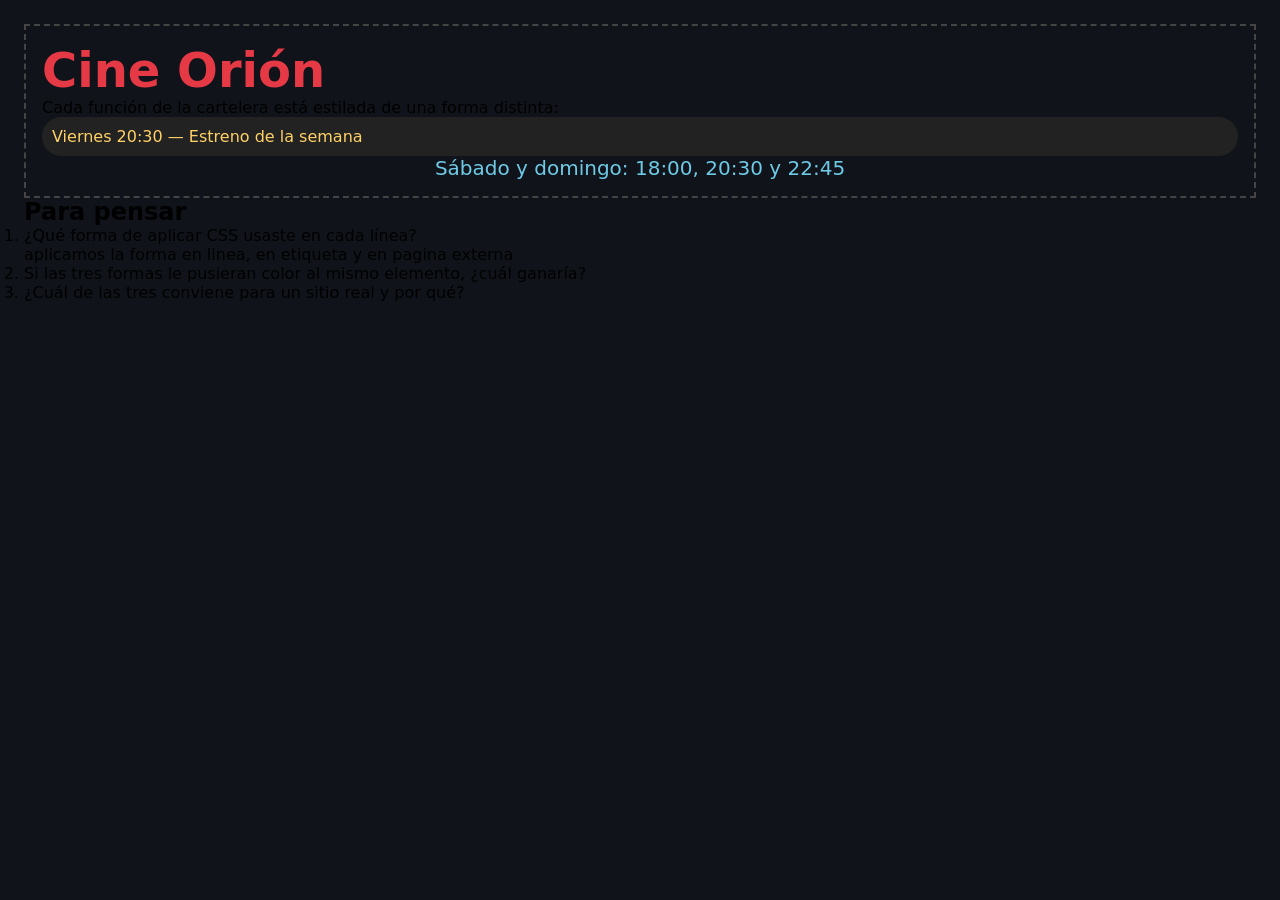
<file: 01-formas-de-aplicar-css/index.html>
<!doctype html>
<html lang="es">
  <head>
    <meta charset="UTF-8" />
    <meta name="viewport" content="width=device-width, initial-scale=1.0" />
    <title>Cine Orión — Cartelera</title>

    <!-- ============================================================
          ESTE ES EL ÚNICO EJERCICIO DE LA CARPETA DONDE SE EDITA
         EL HTML. Acá practicás el CSS INTERNO (etiqueta <style>).
         ============================================================ -->
    <style>
      /* TODO 2 — CSS interno
         Escribí una regla para la clase .funcion con:
         - background-color: #222
         - color: #ffd166
         - padding: 10px
      */
      .funcion {
        background-color: #222;
        color: #ffd166;
        padding: 10px;

        border-radius: 50px;
      }
    </style>

    <link rel="stylesheet" href="styles.css" />
  </head>
  <body>
    <header class="cartel">
      <!-- TODO 1 ✅ — CSS en línea
           Completá el atributo style de este h1 con:
           style="color: #e63946; font-size: 48px;"
      -->
      <h1 style="color: #e63946; font-size: 48px">Cine Orión</h1>

      <p>Cada función de la cartelera está estilada de una forma distinta:</p>

      <!-- TODO 2 ✅— CSS interno: esta línea toma la regla del <style> de arriba -->
      <p class="funcion">Viernes 20:30 — Estreno de la semana</p>

      <!-- TODO 3 ✅— CSS externo: esta línea se estila desde styles.css -->
      <p class="funcion-externa">Sábado y domingo: 18:00, 20:30 y 22:45</p>
    </header>

    <main class="para-pensar">
      <h2>Para pensar</h2>
      <ol>
        <li>¿Qué forma de aplicar CSS usaste en cada línea?</li>
        <p>aplicamos la forma en linea, en etiqueta y en pagina externa</p>
        <li>
          Si las tres formas le pusieran color al mismo elemento, ¿cuál ganaría?
        </li>
        <li>¿Cuál de las tres conviene para un sitio real y por qué?</li>
      </ol>
    </main>
  </body>
</html>
</file>
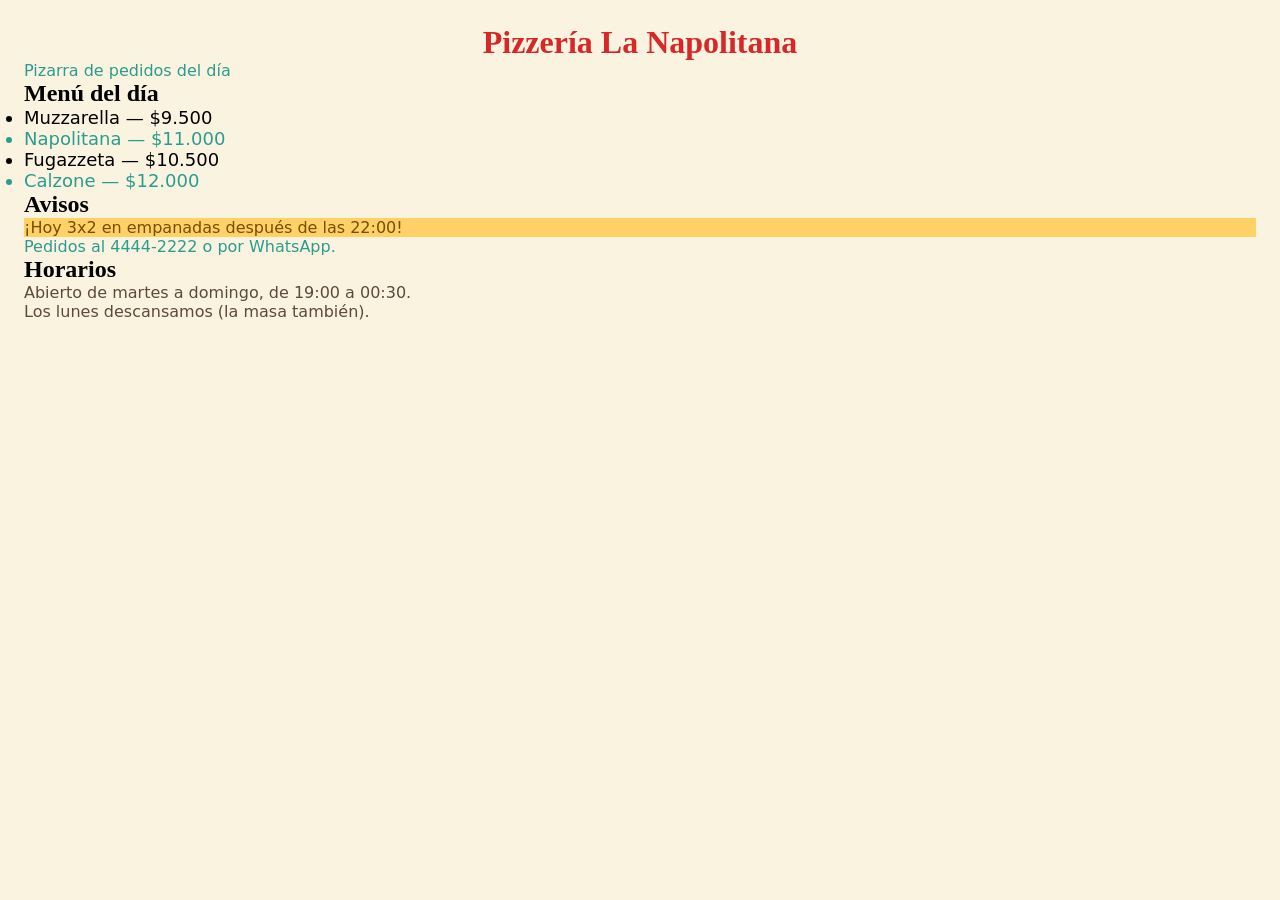
<file: 02-selectores-especificidad/index.html>
<!DOCTYPE html>
<html lang="es">
  <head>
    <meta charset="UTF-8" />
    <meta name="viewport" content="width=device-width, initial-scale=1.0" />
    <title>La Napolitana — Pizarra de pedidos</title>
    <link rel="stylesheet" href="styles.css" />
  </head>
  <body>
    <header>
      <h1 id="titulo-principal">Pizzería La Napolitana</h1>
      <p class="destacado">Pizarra de pedidos del día</p>
    </header>

    <main>
      <section class="menu">
        <h2>Menú del día</h2>
        <ul>
          <li>Muzzarella — $9.500</li>
          <li class="destacado">Napolitana — $11.000</li>
          <li>Fugazzeta — $10.500</li>
          <li class="destacado">Calzone — $12.000</li>
        </ul>
      </section>

      <section class="avisos">
        <h2>Avisos</h2>
        <p id="aviso">¡Hoy 3x2 en empanadas después de las 22:00!</p>
        <p class="destacado">Pedidos al 4444-2222 o por WhatsApp.</p>
      </section>

      <section class="horarios">
        <h2>Horarios</h2>
        <p>Abierto de martes a domingo, de 19:00 a 00:30.</p>
        <p>Los lunes descansamos (la masa también).</p>
      </section>
    </main>
  </body>
</html>
</file>
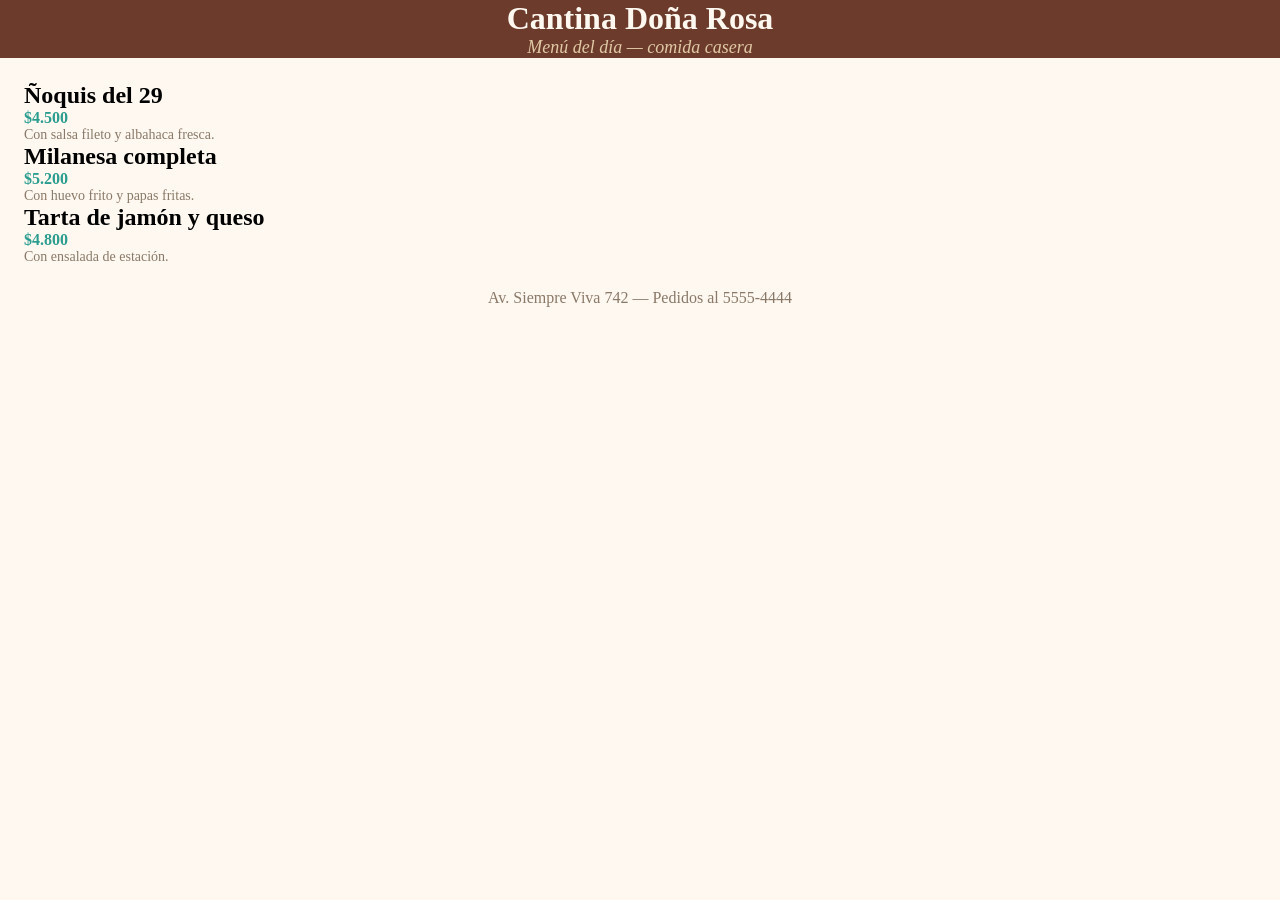
<file: 03-texto-y-colores/index.html>
<!DOCTYPE html>
<html lang="es">
  <head>
    <meta charset="UTF-8" />
    <meta name="viewport" content="width=device-width, initial-scale=1.0" />
    <title>Cantina Doña Rosa — Menú del día</title>
    <link rel="stylesheet" href="styles.css" />
  </head>
  <body>
    <header class="encabezado">
      <h1>Cantina Doña Rosa</h1>
      <p class="subtitulo">Menú del día — comida casera</p>
    </header>

    <main>
      <article class="plato">
        <h2>Ñoquis del 29</h2>
        <p class="precio">$4.500</p>
        <p class="descripcion">Con salsa fileto y albahaca fresca.</p>
      </article>

      <article class="plato">
        <h2>Milanesa completa</h2>
        <p class="precio">$5.200</p>
        <p class="descripcion">Con huevo frito y papas fritas.</p>
      </article>

      <article class="plato">
        <h2>Tarta de jamón y queso</h2>
        <p class="precio">$4.800</p>
        <p class="descripcion">Con ensalada de estación.</p>
      </article>
    </main>

    <footer class="pie">
      <p>Av. Siempre Viva 742 — Pedidos al 5555-4444</p>
    </footer>
  </body>
</html>
</file>
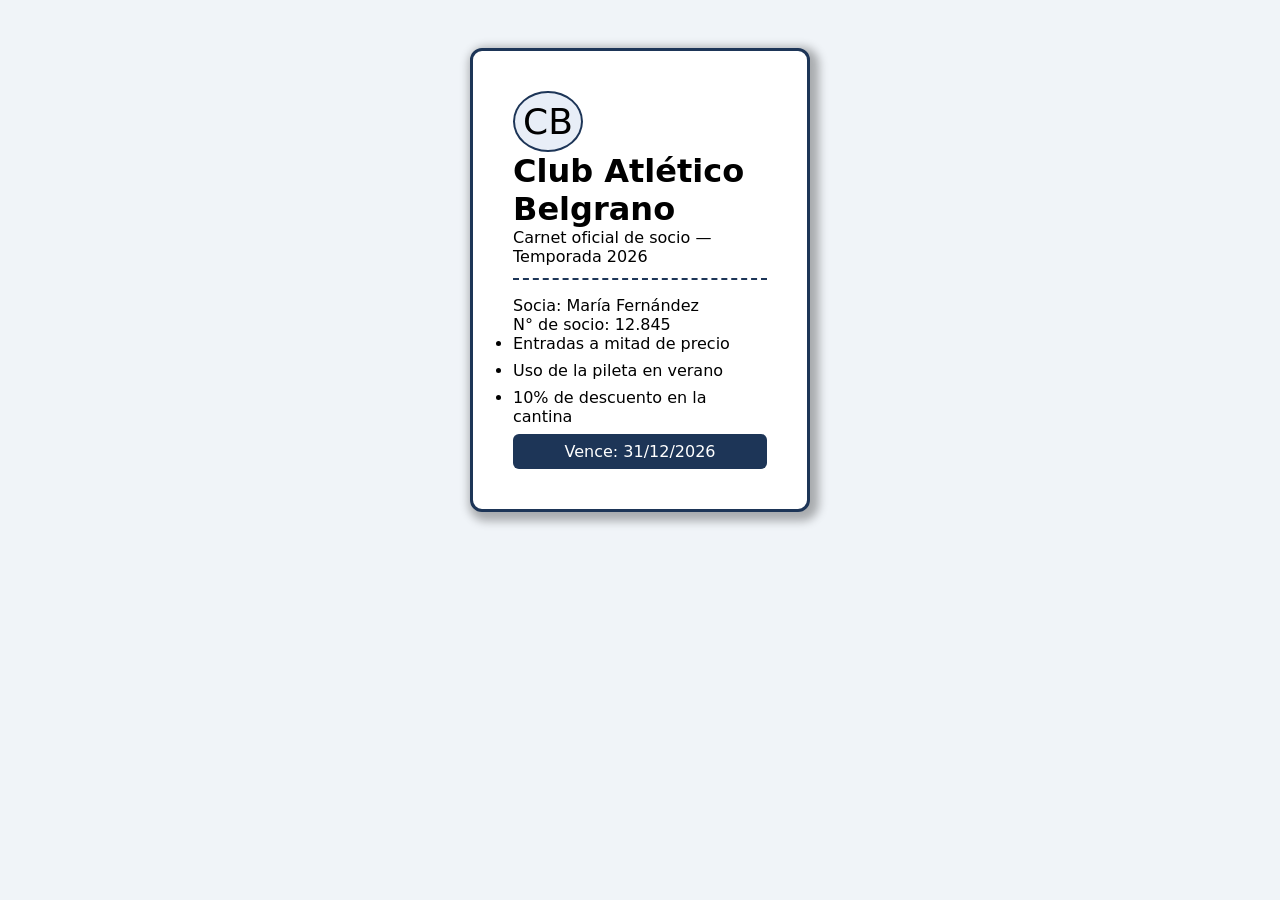
<file: 04-modelo-de-caja/index.html>
<!DOCTYPE html>
<html lang="es">
  <head>
    <meta charset="UTF-8" />
    <meta name="viewport" content="width=device-width, initial-scale=1.0" />
    <title>Club Atlético Belgrano — Carnet de socio</title>
    <link rel="stylesheet" href="styles.css" />
  </head>
  <body>
    <main class="carnet">
      <div class="fila-encabezado">
        <span class="escudo">CB</span>
        <div>
          <h1>Club Atlético Belgrano</h1>
          <p>Carnet oficial de socio — Temporada 2026</p>
        </div>
      </div>

      <div class="datos">
        <p class="nombre">Socia: María Fernández</p>
        <p class="numero">N° de socio: 12.845</p>
      </div>

      <ul class="beneficios">
        <li>Entradas a mitad de precio</li>
        <li>Uso de la pileta en verano</li>
        <li>10% de descuento en la cantina</li>
      </ul>

      <p class="vencimiento">Vence: 31/12/2026</p>
    </main>
  </body>
</html>
</file>
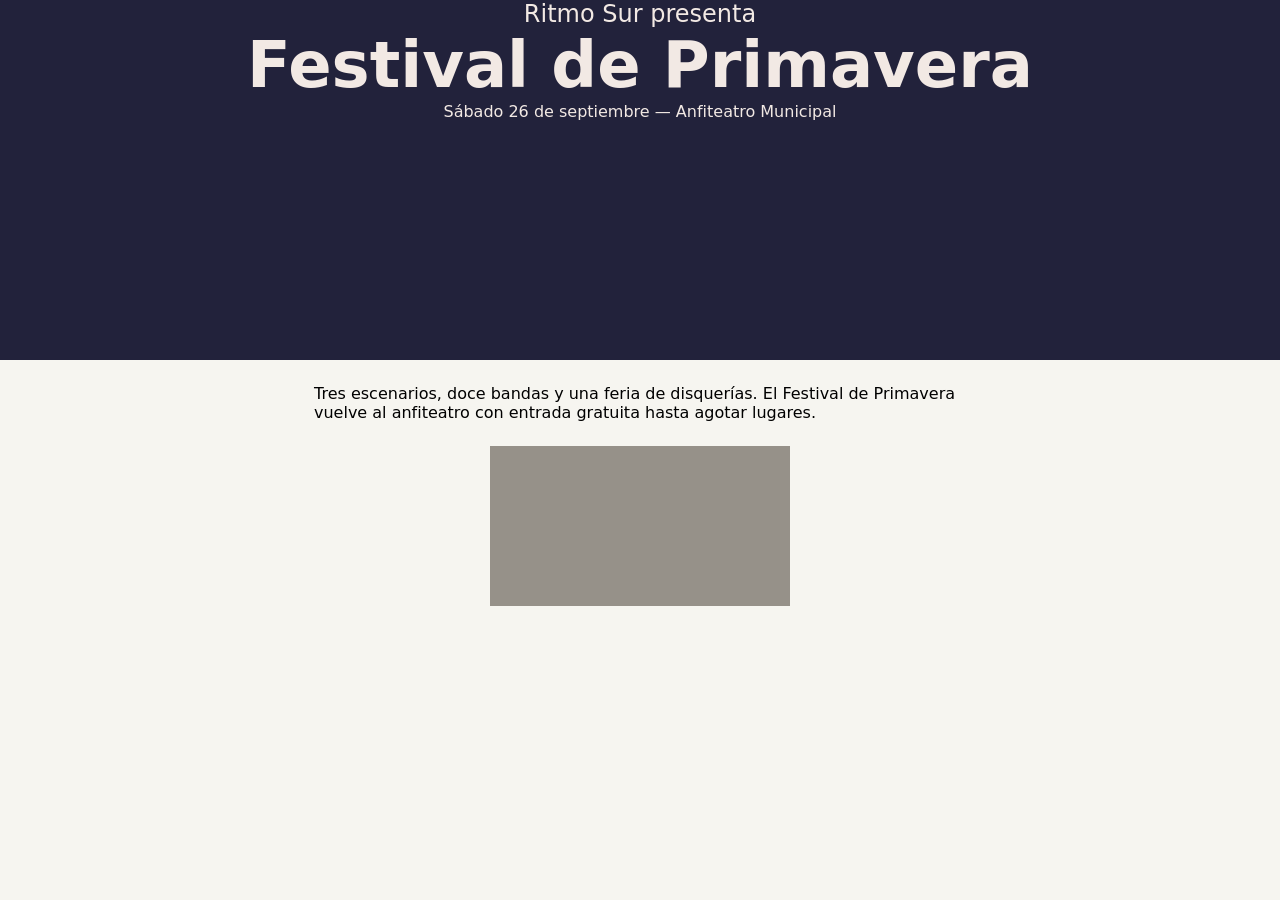
<file: 05-tamanos-y-unidades/index.html>
<!DOCTYPE html>
<html lang="es">
  <head>
    <meta charset="UTF-8" />
    <meta name="viewport" content="width=device-width, initial-scale=1.0" />
    <title>Ritmo Sur — Festival de Primavera</title>
    <link rel="stylesheet" href="styles.css" />
  </head>
  <body>
    <header class="banner">
      <p class="etiqueta">Ritmo Sur presenta</p>
      <h1>Festival de Primavera</h1>
      <p class="fecha">Sábado 26 de septiembre — Anfiteatro Municipal</p>
    </header>

    <main class="contenido">
      <p>
        Tres escenarios, doce bandas y una feria de disquerías. El Festival de
        Primavera vuelve al anfiteatro con entrada gratuita hasta agotar lugares.
      </p>

      <div class="poster"></div>
    </main>
  </body>
</html>
</file>
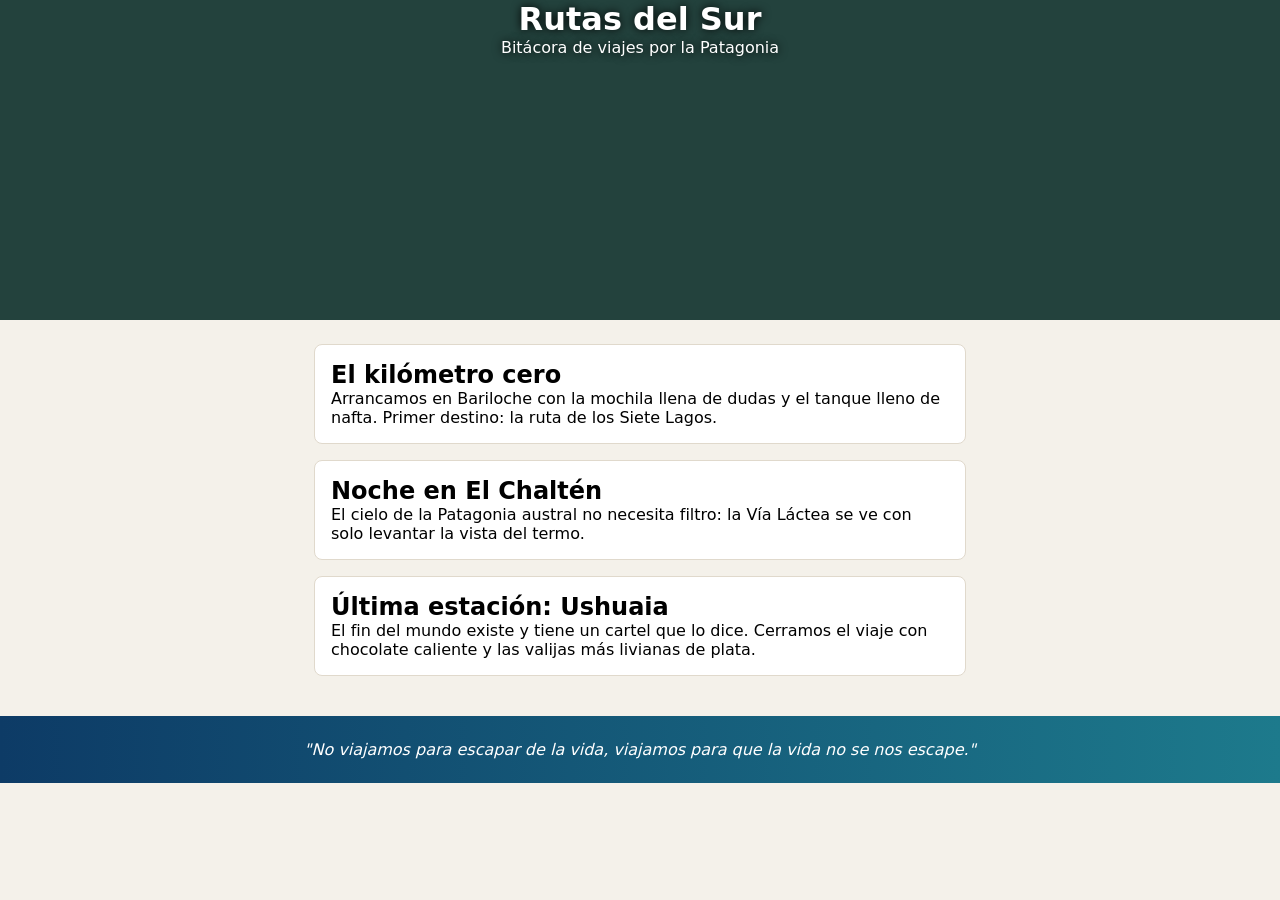
<file: 06-background/index.html>
<!DOCTYPE html>
<html lang="es">
  <head>
    <meta charset="UTF-8" />
    <meta name="viewport" content="width=device-width, initial-scale=1.0" />
    <title>Rutas del Sur — Bitácora de viajes</title>
    <link rel="stylesheet" href="styles.css" />
  </head>
  <body>
    <header class="hero">
      <h1>Rutas del Sur</h1>
      <p>Bitácora de viajes por la Patagonia</p>
    </header>

    <main>
      <article class="post">
        <h2>El kilómetro cero</h2>
        <p>
          Arrancamos en Bariloche con la mochila llena de dudas y el tanque
          lleno de nafta. Primer destino: la ruta de los Siete Lagos.
        </p>
      </article>

      <article class="post">
        <h2>Noche en El Chaltén</h2>
        <p>
          El cielo de la Patagonia austral no necesita filtro: la Vía Láctea
          se ve con solo levantar la vista del termo.
        </p>
      </article>

      <article class="post">
        <h2>Última estación: Ushuaia</h2>
        <p>
          El fin del mundo existe y tiene un cartel que lo dice. Cerramos el
          viaje con chocolate caliente y las valijas más livianas de plata.
        </p>
      </article>
    </main>

    <blockquote class="frase">
      "No viajamos para escapar de la vida, viajamos para que la vida no se
      nos escape."
    </blockquote>
  </body>
</html>
</file>
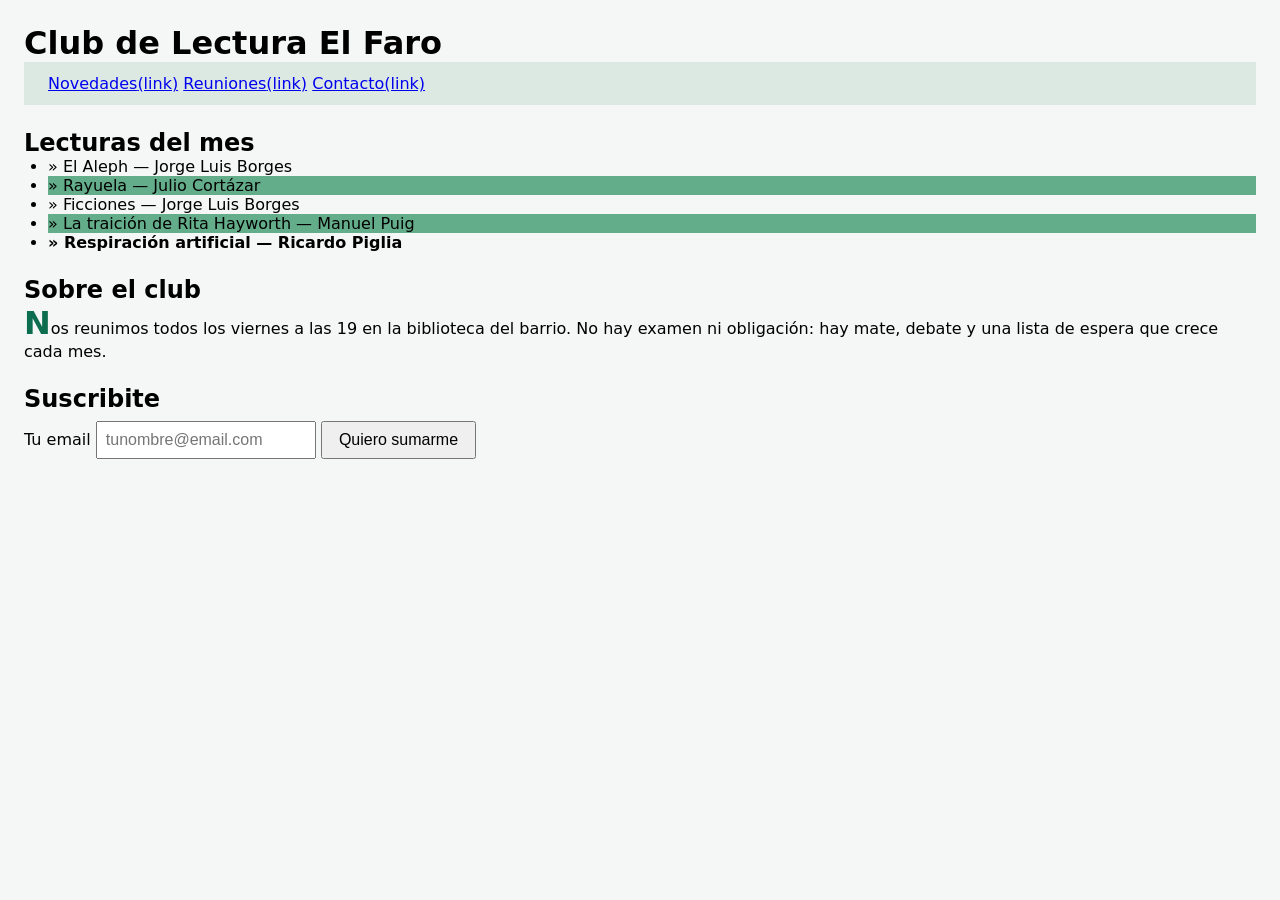
<file: 09-pseudoclases-pseudoelementos/index.html>
<!DOCTYPE html>
<html lang="es">
  <head>
    <meta charset="UTF-8" />
    <meta name="viewport" content="width=device-width, initial-scale=1.0" />
    <title>Club de Lectura El Faro</title>
    <link rel="stylesheet" href="styles.css" />
  </head>
  <body>
    <header>
      <h1>Club de Lectura El Faro</h1>
      <nav class="menu">
        <a href="#">Novedades</a>
        <a href="#">Reuniones</a>
        <a href="#">Contacto</a>
      </nav>
    </header>

    <main>
      <section class="libros">
        <h2>Lecturas del mes</h2>
        <ul class="lista">
          <li>El Aleph — Jorge Luis Borges</li>
          <li>Rayuela — Julio Cortázar</li>
          <li>Ficciones — Jorge Luis Borges</li>
          <li>La traición de Rita Hayworth — Manuel Puig</li>
          <li>Respiración artificial — Ricardo Piglia</li>
        </ul>
      </section>

      <section class="sobre">
        <h2>Sobre el club</h2>
        <p class="texto">
          Nos reunimos todos los viernes a las 19 en la biblioteca del barrio.
          No hay examen ni obligación: hay mate, debate y una lista de espera
          que crece cada mes.
        </p>
      </section>

      <section class="contacto">
        <h2>Suscribite</h2>
        <form>
          <label for="email">Tu email</label>
          <input type="email" id="email" placeholder="tunombre@email.com" />
          <button type="submit">Quiero sumarme</button>
        </form>
      </section>
    </main>
  </body>
</html>
</file>
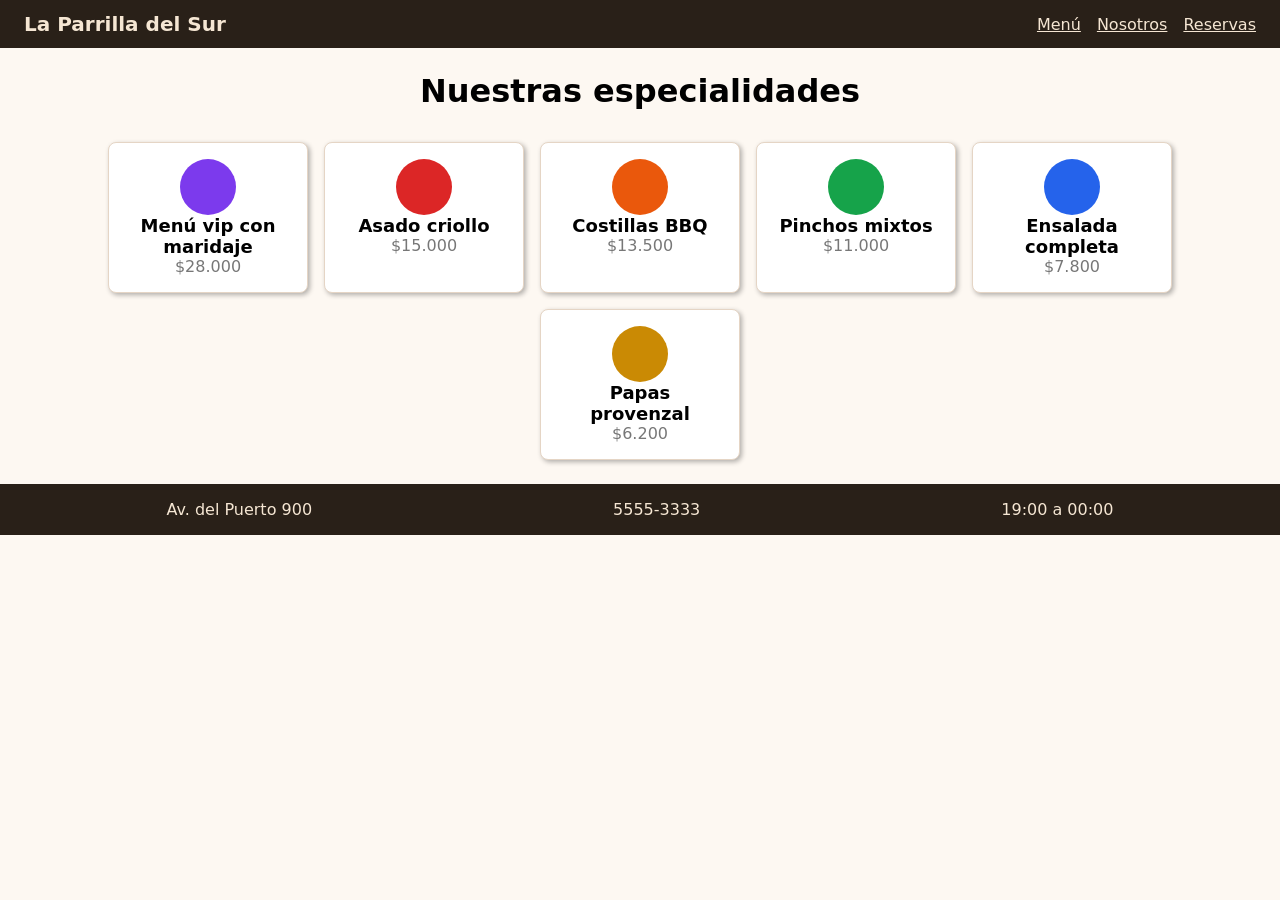
<file: 10-flexbox/index.html>
<!DOCTYPE html>
<html lang="es">
  <head>
    <meta charset="UTF-8" />
    <meta name="viewport" content="width=device-width, initial-scale=1.0" />
    <title>La Parrilla del Sur</title>
    <link rel="stylesheet" href="styles.css" />
  </head>
  <body>
    <header class="barra">
      <span class="logo"> La Parrilla del Sur</span>
      <nav class="links">
        <a href="#">Menú</a>
        <a href="#">Nosotros</a>
        <a href="#">Reservas</a>
      </nav>
    </header>

    <main>
      <h1 class="titulo">Nuestras especialidades</h1>

      <section class="platos">
        <article class="plato">
          <div class="emoji"></div>
          <h2>Asado criollo</h2>
          <p>$15.000</p>
        </article>

        <article class="plato">
          <div class="emoji"></div>
          <h2>Costillas BBQ</h2>
          <p>$13.500</p>
        </article>

        <article class="plato">
          <div class="emoji"></div>
          <h2>Pinchos mixtos</h2>
          <p>$11.000</p>
        </article>

        <article class="plato">
          <div class="emoji"></div>
          <h2>Ensalada completa</h2>
          <p>$7.800</p>
        </article>

        <article class="plato">
          <div class="emoji"></div>
          <h2>Papas provenzal</h2>
          <p>$6.200</p>
        </article>

        <article class="plato destacado">
          <div class="emoji"></div>
          <h2>Menú vip con maridaje</h2>
          <p>$28.000</p>
        </article>
      </section>
    </main>

    <footer class="pie">
      <p> Av. del Puerto 900</p>
      <p> 5555-3333</p>
      <p> 19:00 a 00:00</p>
    </footer>
  </body>
</html>
</file>
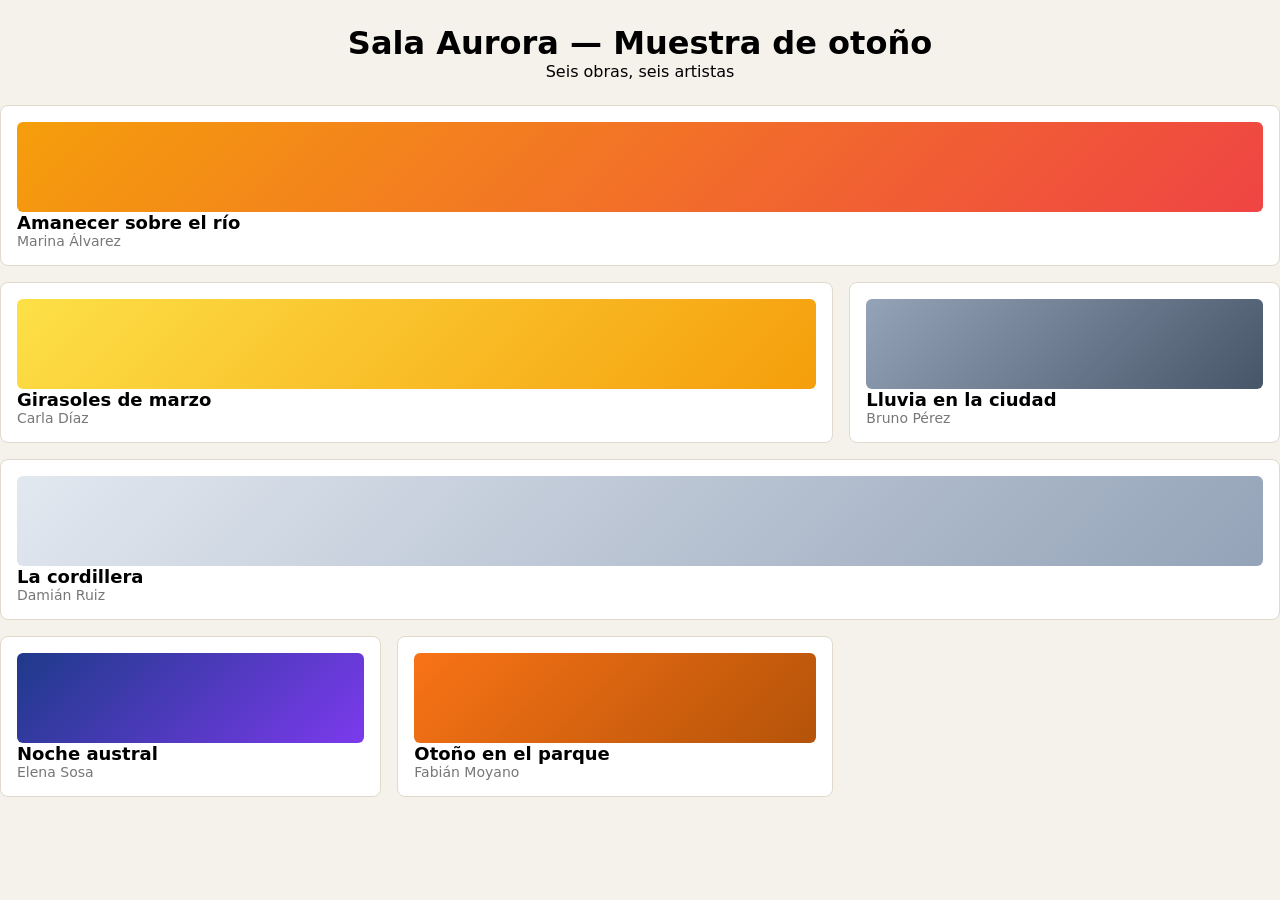
<file: 11-grid/index.html>
<!DOCTYPE html>
<html lang="es">
  <head>
    <meta charset="UTF-8" />
    <meta name="viewport" content="width=device-width, initial-scale=1.0" />
    <title>Sala Aurora — Muestra de otoño</title>
    <link rel="stylesheet" href="styles.css" />
  </head>
  <body>
    <header class="cabecera">
      <h1>Sala Aurora — Muestra de otoño</h1>
      <p>Seis obras, seis artistas</p>
    </header>

    <main class="galeria">
      <article class="obra destacada">
        <div class="lienzo"></div>
        <h2>Amanecer sobre el río</h2>
        <p>Marina Álvarez</p>
      </article>

      <article class="obra">
        <div class="lienzo"></div>
        <h2>Lluvia en la ciudad</h2>
        <p>Bruno Pérez</p>
      </article>

      <article class="obra">
        <div class="lienzo"></div>
        <h2>Girasoles de marzo</h2>
        <p>Carla Díaz</p>
      </article>

      <article class="obra">
        <div class="lienzo"></div>
        <h2>La cordillera</h2>
        <p>Damián Ruiz</p>
      </article>

      <article class="obra">
        <div class="lienzo"></div>
        <h2>Noche austral</h2>
        <p>Elena Sosa</p>
      </article>

      <article class="obra">
        <div class="lienzo"></div>
        <h2>Otoño en el parque</h2>
        <p>Fabián Moyano</p>
      </article>
    </main>
  </body>
</html>
</file>
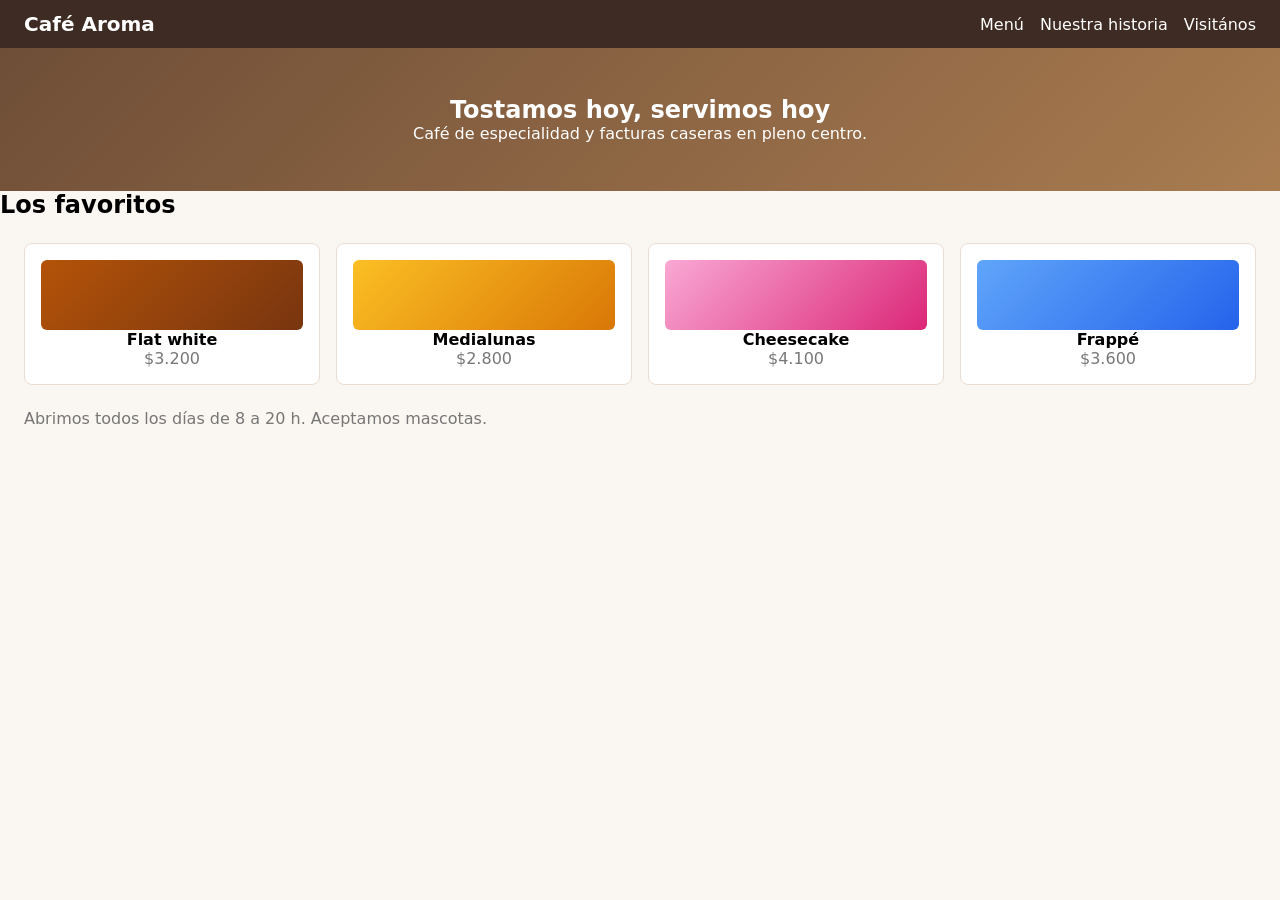
<file: 12-media-queries/index.html>
<!DOCTYPE html>
<html lang="es">
  <head>
    <meta charset="UTF-8" />
    <meta name="viewport" content="width=device-width, initial-scale=1.0" />
    <title>Café Aroma</title>
    <link rel="stylesheet" href="styles.css" />
  </head>
  <body>
    <header class="barra">
      <span class="logo"> Café Aroma</span>
      <nav class="links">
        <a href="#">Menú</a>
        <a href="#">Nuestra historia</a>
        <a href="#">Visitános</a>
      </nav>
    </header>

    <section class="hero">
      <h1>Tostamos hoy, servimos hoy</h1>
      <p>Café de especialidad y facturas caseras en pleno centro.</p>
    </section>

    <main>
      <h2>Los favoritos</h2>
      <section class="tarjetas">
        <article class="tarjeta">
          <div class="emoji"></div>
          <h3>Flat white</h3>
          <p>$3.200</p>
        </article>

        <article class="tarjeta">
          <div class="emoji"></div>
          <h3>Medialunas</h3>
          <p>$2.800</p>
        </article>

        <article class="tarjeta">
          <div class="emoji"></div>
          <h3>Cheesecake</h3>
          <p>$4.100</p>
        </article>

        <article class="tarjeta">
          <div class="emoji"></div>
          <h3>Frappé</h3>
          <p>$3.600</p>
        </article>
      </section>

      <p class="nota">
        Abrimos todos los días de 8 a 20 h. Aceptamos mascotas.
      </p>
    </main>
  </body>
</html>
</file>
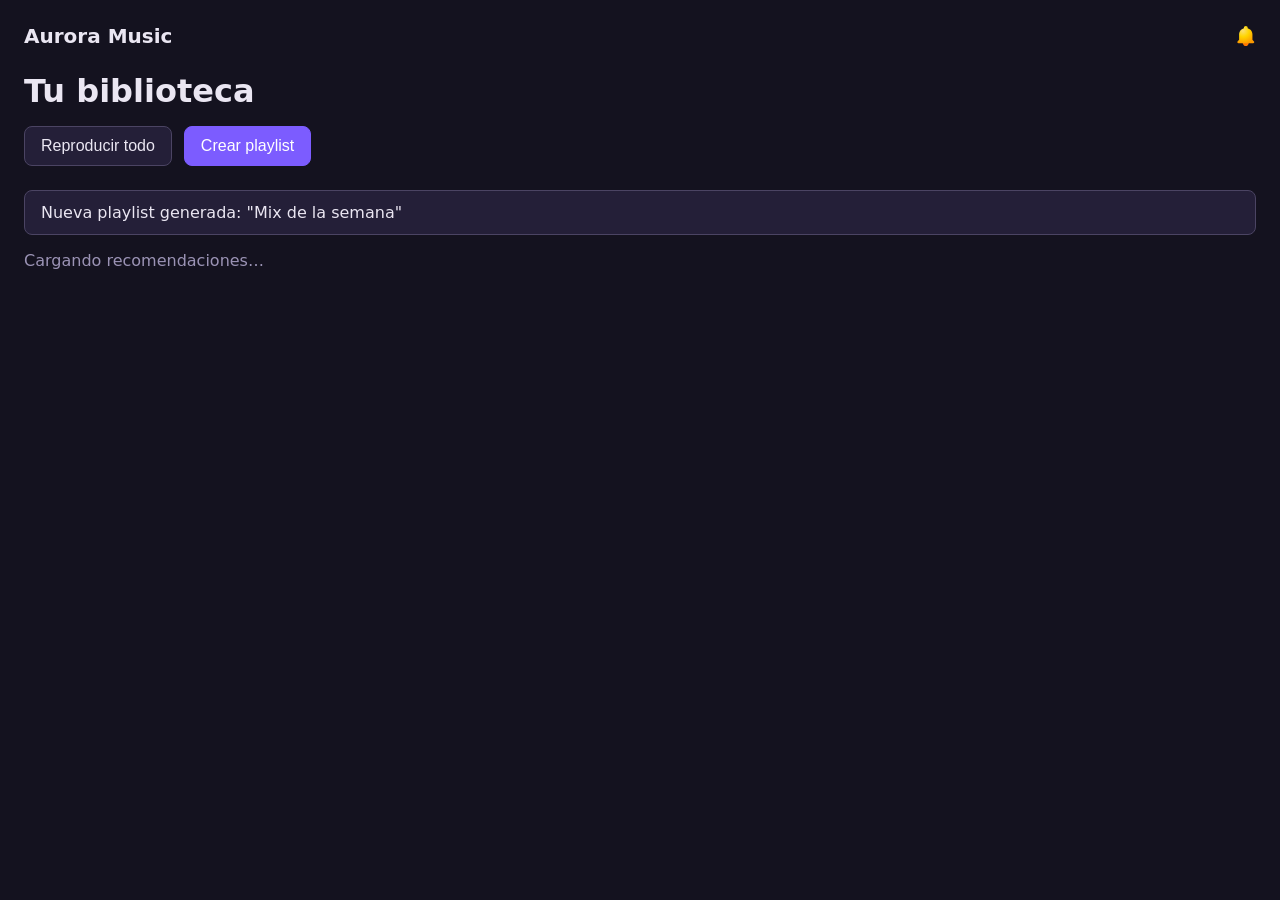
<file: 13-animaciones-transiciones/index.html>
<!doctype html>
<html lang="es">
  <head>
    <meta charset="UTF-8" />
    <meta name="viewport" content="width=device-width, initial-scale=1.0" />
    <title>Aurora Music</title>
    <link rel="stylesheet" href="styles.css" />
  </head>
  <body>
    <header class="app-barra">
      <span class="logo"> Aurora Music</span>
      <img src="./bell.svg" class="campana"></img>
    </header>

    <main>
      <h1>Tu biblioteca</h1>

      <div class="botones">
        <button class="btn">Reproducir todo</button>
        <button class="btn btn-primario">Crear playlist</button>
      </div>

      <div class="alerta">
        <p>Nueva playlist generada: "Mix de la semana"</p>
      </div>

      <p class="cargando">Cargando recomendaciones…</p>
    </main>
  </body>
</html>
</file>
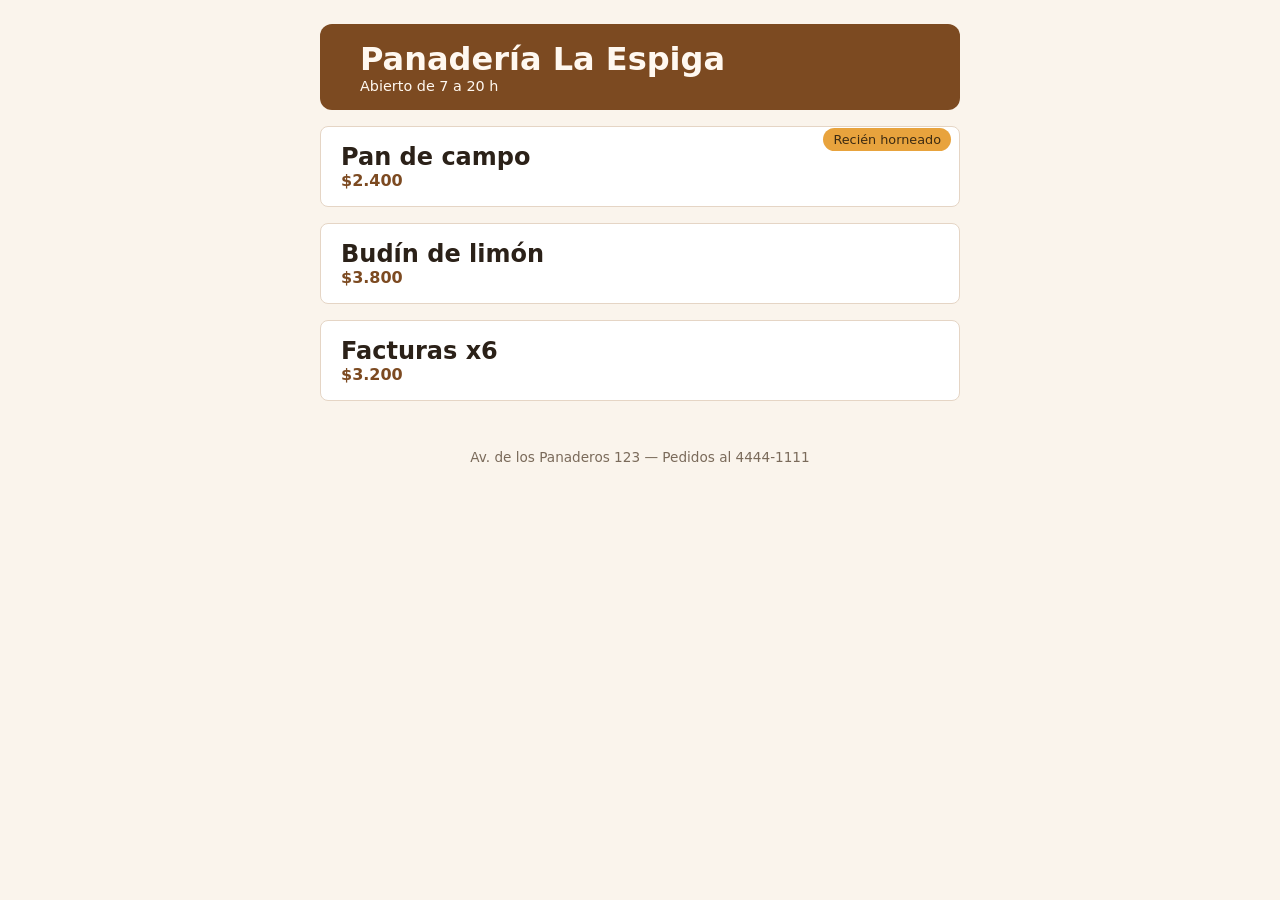
<file: nivel-2/01-caja-y-unidades/index.html>
<!DOCTYPE html>
<html lang="es">
  <head>
    <meta charset="UTF-8" />
    <meta name="viewport" content="width=device-width, initial-scale=1.0" />
    <title>Panadería La Espiga — Precios</title>
    <link rel="stylesheet" href="styles.css" />
  </head>
  <body>
    <main class="panaderia">
      <header class="cabecera">
        <span class="logo">Panadería La Espiga</span>
        <p class="horario">Abierto de 7 a 20 h</p>
      </header>

      <section class="productos">
        <article class="producto">
          <span class="etiqueta">Recién horneado</span>
          <h2>Pan de campo</h2>
          <p class="precio">$2.400</p>
        </article>

        <article class="producto">
          <h2>Budín de limón</h2>
          <p class="precio">$3.800</p>
        </article>

        <article class="producto">
          <h2>Facturas x6</h2>
          <p class="precio">$3.200</p>
        </article>
      </section>

      <footer class="pie">
        <p>Av. de los Panaderos 123 — Pedidos al 4444-1111</p>
      </footer>
    </main>
  </body>
</html>
</file>
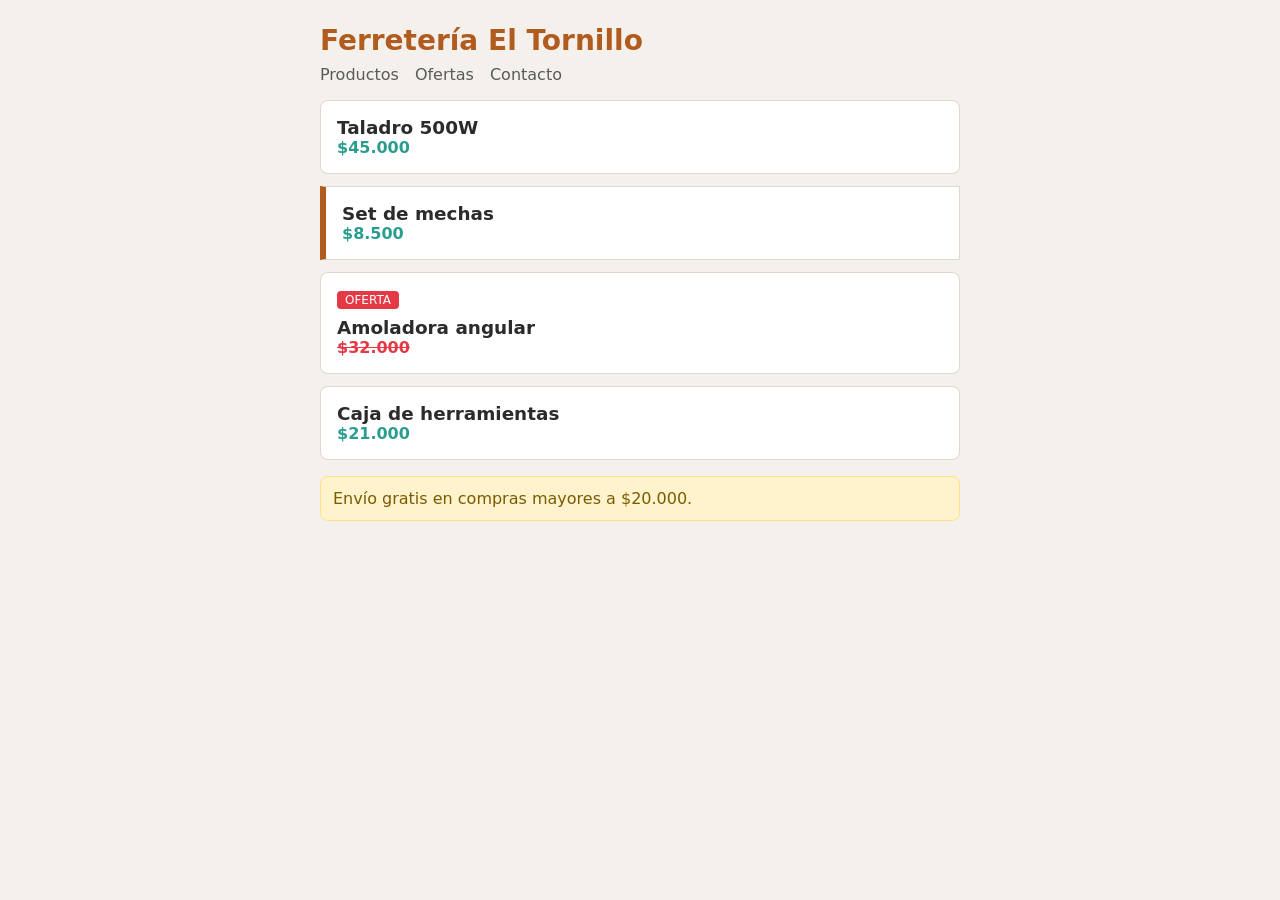
<file: nivel-2/02-cascada-y-especificidad/index.html>
<!DOCTYPE html>
<html lang="es">
  <head>
    <meta charset="UTF-8" />
    <meta name="viewport" content="width=device-width, initial-scale=1.0" />
    <title>Ferretería El Tornillo — Productos</title>
    <link rel="stylesheet" href="styles.css" />
  </head>
  <body>
    <header class="cabecera">
      <h1 class="titulo">Ferretería El Tornillo</h1>
      <nav class="nav">
        <a class="nav-link" href="#">Productos</a>
        <a class="nav-link" href="#">Ofertas</a>
        <a class="nav-link" href="#">Contacto</a>
      </nav>
    </header>

    <main class="lista">
      <article class="item">
        <h2 class="nombre">Taladro 500W</h2>
        <p class="precio">$45.000</p>
      </article>

      <article class="item destacado">
        <h2 class="nombre">Set de mechas</h2>
        <p class="precio">$8.500</p>
      </article>

      <article class="item oferta">
        <span class="etiqueta">OFERTA</span>
        <h2 class="nombre">Amoladora angular</h2>
        <p class="precio">$32.000</p>
      </article>

      <article class="item">
        <h2 class="nombre">Caja de herramientas</h2>
        <p class="precio">$21.000</p>
      </article>
    </main>

    <p class="aviso">Envío gratis en compras mayores a $20.000.</p>
  </body>
</html>
</file>
<file: 01-formas-de-aplicar-css/styles.css>
/* ============================================================
    EJERCICIO 1 — FORMAS DE APLICAR CSS
   ============================================================
   El Cine Orión renovó la página y quiere que la cartelera se
   vea como corresponde. Vas a estilarla de las tres formas que
   existen:

   TODO 1  CSS EN LÍNEA  (en index.html, atributo style del h1)
   TODO 2  CSS INTERNO   (en index.html, etiqueta <style>)
   TODO 3  CSS EXTERNO   (acá, en este archivo)

    Es el único ejercicio donde también se edita el HTML.
   ============================================================ */

/* ─── Reset y base — ya está hecho, no lo modifiques ─── */
* {
  margin: 0;
  padding: 0;
  box-sizing: border-box;
}

body {
  font-family: system-ui, sans-serif;
  background-color: #10141a;
  padding: 24px;
}

.cartel {
  border: 2px dashed #444;
  padding: 16px;
}

/* ============================================================
   TODO 3 — CSS EXTERNO
   Este archivo está enlazado desde el <head> con la etiqueta
   <link>. Escribí una regla para la clase .funcion-externa con:
   - color: #8ecae6
   - font-size: 20px
   - text-align: center
   ============================================================ */
.funcion-externa {
  color: #6ecae6;
  font-size: 20px;
  text-align: center;
}
</file>
<file: 02-selectores-especificidad/styles.css>
/* ============================================================
    EJERCICIO 2 — SELECTORES Y ESPECIFICIDAD
   ============================================================
   La Pizzería La Napolitana dejó la pizarra de tiza y ahora
   tiene su menú en una web. El HTML ya está listo: tu trabajo
   es que cada parte se vea distinta usando el selector correcto.

   Teoría: sección 3 de teoria.md.
   ============================================================ */

/* ─── Reset y base — ya está hecho, no lo modifiques ───
   El selector universal * toca TODOS los elementos: es el que
   tiene la especificidad más baja de todas. */
* {
  margin: 0;
  padding: 0;
  box-sizing: border-box;
}

body {
  font-family: system-ui, sans-serif;
  background-color: #faf3e0;
  padding: 24px;
}

/* ============================================================
   TODO 1 ✅— Selector de ETIQUETA
   Todos los <p> de la página deberían verse con:
   - color: #5c4a3a
   ============================================================ */

p {
  color: #5c4a3a;
}
/* ============================================================
   TODO 2 ✅— Selector de CLASE
   Los párrafos (y listas) con clase .destacado deben tener:
   - color: #2a9d8f
   - font-weight: bold
   Pregunta: esta regla también usa `color`, igual que el
   TODO 1. ¿Quién gana y por qué?

   gana el destacado por la especificidad
   ============================================================ */

.destacado {
  color: #2a9d8f;
  font-size: bold;
}
/* ============================================================
   TODO 3 ✅— Selector de ID
   El título #titulo-principal:
   - color: #d62828
   - text-align: center
   El aviso #aviso:
   - background-color: #ffd166
   - color: #7a4b00
   ============================================================ */
#titulo-principal {
  color: #d62828;
  text-align: center;
}
#aviso {
  background-color: #ffd166;
  color: #7a4b00;
}
/* ============================================================
   TODO 4 ✅— Selectores AGRUPADOS
   Con UNA sola regla (separando con coma), dale a h1 y h2:
   - font-family: Georgia, "Times New Roman", serif
   ============================================================ */

h1,
h2 {
  font-family: Georgia, "Times New Roman", serif;
}
/* ============================================================
   TODO 5 ✅— Selectores ANIDADOS
   Solo los <li> que están DENTRO de .menu deben tener:
   - font-size: 18px
   Después probá escribir la regla solo con li (sin .menu) y
   mirá la página. ¿Cambió algo? ¿Por qué?
   
   RTA: No, ya que todos los li estan dentro del menu
   ============================================================ */

.menu li {
  font-size: 18px;
}
li {
  font-size: 20px;
}
/* ============================================================
    DESAFÍO DE ESPECIFICIDAD — respondé antes de mirar el
   navegador. En la página hay varios <p>:
   1. ¿De qué color queda el <p> con clase .destacado?
   el color de la clase destacado queda de color cian
   2. ¿De qué color queda el <p> con id #aviso?
   el color de #aviso queda subrayado de un color crema
   3. ¿Y los <p> que no tienen clase ni id?
   los p que no tienen clase ni id quedan como lo cambiamos anteriormente
   Escribí tu respuesta acá abajo, después abrí el navegador
   y verificá. ¿Coincidió con la cuenta de puntos de la teoría?
   ============================================================ */
</file>
<file: 03-texto-y-colores/styles.css>
/* ============================================================
    EJERCICIO 3 — TEXTO Y COLORES
   ============================================================
   La Cantina Doña Rosa necesita que su menú del día se vea
   cálido y fácil de leer. El HTML ya está listo: tu trabajo es
   darle color y tipografía a cada parte.

   Teoría: sección 4 (4.1 a 4.3) de teoria.md.
   ============================================================ */

/* ─── Reset y base — ya está hecho, no lo modifiques ─── */
* {
  margin: 0;
  padding: 0;
  box-sizing: border-box;
}

main {
  padding: 24px;
}

/* ============================================================
   TODO 1 ✅— Base de la página
   Al body dale:
   - background-color: #fff8f0
   - font-family: Georgia, "Times New Roman", serif
   ============================================================ */
body {
  background-color: #fff8f0;
  font-family: Georgia, "Times New Roman", serif;
}
/* ============================================================
   TODO 2 ✅— Encabezado
   A .encabezado dale:
   - background-color: #6d3b2b
   - text-align: center
   A su h1 (selector anidado: .encabezado h1):
   - color: #fff8f0
   ============================================================ */
.encabezado {
  background-color: #6d3b2b;
  text-align: center;

  /* & h1 {
    color: #fff8f0;
  } */
}
.encabezado h1 {
  color: #fff8f0;
}
/* ============================================================
   TODO 3 ✅— Subtítulo
   A .subtitulo dale:
   - color: #e0c9a6
   - font-size: 18px
   Extra: probá también font-style: italic y mirá la diferencia.
   ============================================================ */
.subtitulo {
  color: #e0c9a6;
  font-size: 18px;
  font-style: italic;
}
/* ============================================================
   TODO 4 ✅— Precios
   A .precio dale:
   - color: #2a9d8f
   - font-weight: bold
   ============================================================ */
.precio {
  color: #2a9d8f;
  font-weight: bold;
}
/* ============================================================
   TODO 5 ✅— Descripciones
   A .descripcion dale:
   - color: #8a7968
   - font-size: 14px
   ============================================================ */
.descripcion {
  color: #8a7968;
  font-size: 14px;
}
/* ============================================================
   TODO 6 ✅— Pie de página
   A .pie dale:
   - text-align: center
   - color: #8a7968
   ============================================================ */
.pie {
  text-align: center;
  color: #8a7968;
}
/* ============================================================
    PARA PENSAR
   Probá cambiar el font-family del body a system-ui, sans-serif.
   ¿Qué cambió en toda la página? ¿Por qué una sola regla afectó
   a todos los textos?
   RTA: cambia el tipo de letra de los textos, esto afecto ya que los textos estan todos en el body.
   !!averiguar el font-size de default de casa etiqueta!!
   ============================================================ */
</file>
<file: 04-modelo-de-caja/styles.css>
/* ============================================================
    EJERCICIO 4 — MODELO DE CAJA
   ============================================================
   El Club Atlético Belgrano quiere digitalizar el carnet de
   sus socios. Cada elemento es una caja: contenido, padding,
   borde y margen. Tu trabajo es armar el carnet con esas capas.

   Teoría: sección 4.4 a 4.6 y sección 6 de teoria.md.
   ============================================================ */

/* ─── Reset y base — ya está hecho, no lo modifiques ─── */
* {
  margin: 0;
  padding: 0;
  box-sizing: border-box;
}

body {
  font-family: system-ui, sans-serif;
  background-color: #f0f4f8;
  padding: 24px;
}

/* ============================================================
   TODO 1 ✅— El carnet
   A .carnet dale:
   - background-color: #ffffff
   - width: 340px
   - margin: 24px auto    el auto a los costados lo centra
   - padding: 20px
   - border: 3px solid #1d3557
   - border-radius: 12px
   ============================================================ */
.carnet {
  background-color: #ffffff;
  width: 340px;
  margin: 24px auto;
  padding: 20px;
  border: 3px solid #1d3557;
  border-radius: 12px;
}
/* ============================================================
   TODO 2 ✅— La sombra
   Sumale a .carnet (podés escribir otra regla .carnet o
   completar la anterior):
   - box-shadow: 4px 4px 10px rgba(0, 0, 0, 0.3)
   ============================================================ */
.carnet {
  box-shadow: 4px 4px 10px 5px rgba(0, 0, 0, 0.3);
  /* inset = sombra adentro */
  /* box-shadow: ejeX ejeY dureza difuminado rgba(0, 0, 0, 0.3); */
  padding: 40px;
}
/* ============================================================
   TODO 3 ✅— Fila del encabezado
   A .fila-encabezado dale:
   - margin-bottom: 16px
   - padding-bottom: 12px
   - border-bottom: 2px dashed #1d3557
   ============================================================ */
.fila-encabezado {
  margin-bottom: 16px;
  padding-bottom: 12px;
  border-bottom: 2px dashed #1d3557;
}
/* ============================================================
   TODO 4 ✅— El escudo
   A .escudo dale:
   - font-size: 36px
   - background-color: #e8eef7
   - border: 2px solid #1d3557
   - border-radius: 50%    el círculo perfecto
   - padding: 8px
   ============================================================ */
.escudo {
  display: inline-block;
  font-size: 36px;
  background-color: #e8eef7;
  border: 2px solid #1d3557;
  border-radius: 50%;
  padding: 8px;
}
/* ============================================================
   TODO 5 ✅— Beneficios
   A .beneficios li dale:
   - margin-bottom: 8px
   ============================================================ */
.beneficios li {
  margin-bottom: 8px;
}
/* ============================================================
   TODO 6 ✅— Vencimiento
   A .vencimiento dale:
   - background-color: #1d3557
   - color: #ffffff
   - text-align: center
   - padding: 8px
   - border-radius: 6px
   ============================================================ */
.vencimiento {
  background-color: #1d3557;
  color: #ffffff;
  text-align: center;
  padding: 8px;
  border-radius: 6px;
}
/* ============================================================
    EXPERIMENTO DE BOX-SIZING
   El reset usa box-sizing: border-box: el width incluye el
   padding y el borde. Probá cambiar el padding de .carnet de
   20px a 40px: ¿el carnet crece o sigue midiendo 340px?
   El carnet sique en 340px ya que el texto se achica.
   Después sacá el box-sizing del reset y probá de nuevo.
   ¿Qué pasó ahora?
   ahora el carnet no tiene limite de grande. 
   ============================================================ */
</file>
<file: 05-tamanos-y-unidades/styles.css>
/* ============================================================
    EJERCICIO 5 — TAMAÑOS Y UNIDADES
   ============================================================
   La productora Ritmo Sur quiere el banner de su festival.
   Acá no alcanza con poner números: hay que elegir la unidad
   correcta (px, %, em, rem, vw, vh) para que el diseño se
   acomode a cualquier pantalla.

   Teoría: sección 4.6 (Ancho y Alto) de teoria.md.
   ============================================================ */

/* ─── Reset y base — ya está hecho, no lo modifiques ─── */
* {
  margin: 0;
  padding: 0;
  box-sizing: border-box;
}

body {
  font-family: system-ui, sans-serif;
  background-color: #f6f5f0;
}

/* ============================================================
   TODO 1 ✅— El banner
   A .banner dale:
   - width: 100%
   - height: 40vh           40% de la altura de la ventana
   - background-color: #22223b
   - color: #f2e9e4
   - text-align: center
   Probá después cambiar 40vh por 400px y achicar la ventana:
   ¿cuál de los dos se adapta mejor?
   El que se adapta mejor es vh ya que es una medida relativa, en px es una medida fija.
   -el % es relativa al contenedor padre.
   -vh es la altura de pantalla, es relativa.
   ============================================================ */
.banner {
  width: 100%;
  height: 40vh;
  background-color: #22223b;
  color: #f2e9e4;
  text-align: center;
}
/* ============================================================
   TODO 2 ✅— Título del festival
   A .banner h1 dale:
   - font-size: 4rem
   rem es relativo al tamaño de fuente del html. Probá cambiar
   4rem por 4vw y mover el ancho de la ventana. ¿Qué diferencia
   hay entre rem y vw?
   -La diferencia es que vw es el tamaño de visualizacion de la pantalla.
   -rem es relativo al documento (tamaño de fuente del html).
   ============================================================ */
.banner h1 {
  font-size: 4rem;
}
/* ============================================================
   TODO 3 ✅— Contenido centrado
   A .contenido dale:
   - max-width: 700px
   - margin: 0 auto         arriba/abajo 0, izq/der auto (centra)
   - padding: 24px
   Achicá la ventana: ¿por qué max-width en vez de width?
   ============================================================ */
.contenido {
  max-width: 700px;
  margin: 0 auto;
  padding: 24px;
}
/* ============================================================
   TODO 4 ✅— Etiqueta
   A .etiqueta dale:
   - font-size: 1.5em
   em es relativo al tamaño de fuente del ELEMENTO PADRE.
   Cambiale el font-size al .banner y mirá cómo se mueve solo.
   - si el padre crece el hijo tambien
   ============================================================ */
.etiqueta {
  font-size: 1.5em;
}
/* ============================================================
   TODO 5 ✅— El póster
   A .poster dale:
   - font-size: 80px
   - text-align: center
   - min-height: 160px
   - max-width: 300px
   - margin: 24px auto
   - background-color: #e8e2d9
   ============================================================ */
.poster {
  font-size: 80px;
  text-align: center;
  min-height: 160px;
  max-width: 300px;
  margin: 24px auto;
  background-color: #969189;
}
/* ============================================================
    PARA PENSAR
   En tu equipo todo puede verse bien, pero ¿cómo verificarías
   que el banner también se ve bien en un celular?
   hay que inspeccionerlo en la parte de distintos disapositivos e ir cambiando los valores
   ============================================================ */
</file>
<file: 06-background/styles.css>
/* ============================================================
    EJERCICIO 6 — BACKGROUND
   ============================================================
   El blog de viajes "Rutas del Sur" necesita una portada con
   personalidad: una imagen de fondo en el encabezado y una
   franja con gradiente para la frase del cierre.

   Nota: la imagen se carga desde internet (picsum.photos).
   Si no tenés conexión, reemplazá la url() por un gradiente:
   linear-gradient(#23423d, #4a7c6f)

   Teoría: sección 4.7 de teoria.md.
   ============================================================ */

/* ─── Reset y base — ya está hecho, no lo modifiques ─── */
* {
  margin: 0;
  padding: 0;
  box-sizing: border-box;
}

body {
  font-family: system-ui, sans-serif;
  background-color: #f4f1ea;
}

main {
  max-width: 700px;
  margin: 0 auto;
  padding: 24px;
}

.post {
  background-color: #ffffff;
  border: 1px solid #e0d9cc;
  border-radius: 8px;
  padding: 16px;
  margin-bottom: 16px;
}

/* ============================================================
   TODO 1 ✅— El hero con imagen de fondo
   A .hero dale:
   - height: 320px
   - background-color: #23423d       color de respaldo
   - background-image: url("https://picsum.photos/1200/500")
   - background-size: cover
   - background-position: center
   - background-repeat: no-repeat
   Si la imagen tarda en cargar, ¿para qué sirve el
   background-color de respaldo?
   el fondo de color sirve como una alternativa si no carga la imagen 
   ============================================================ */
.hero {
  height: 320px;
  background-color: #23423d;
  background-image: url("https://images.unsplash.com/photo-1637580980556-085dee659c7e");
  background-size: cover;
  background-position: center;
  background-repeat: no-repeat;
}
/* ============================================================
   TODO 2 ✅— Texto del hero
   A .hero dale también:
   - color: #ffffff
   - text-align: center
   ¿El texto se lee bien sobre la imagen? Probá cambiar el
   background-size a contain y mirá la diferencia con cover.
   la diferencia cambiando ese dato es que achica la imagen 
   ============================================================ */
.hero {
  color: #ffffff;
  text-align: center;
}
.hero p,
.hero h1 {
  text-shadow: 0px 0px 10px #000;
}
/* ============================================================
   TODO 3 ✅— Frase con gradiente
   A .frase dale:
   - background: linear-gradient(90deg, #0d3b66, #1d7a8c)
   - color: #ffffff
   - padding: 24px
   - text-align: center
   Un gradiente es una "imagen" que genera CSS: por eso va en
   background-image (o en el shorthand background).
   ============================================================ */
.frase {
  background: linear-gradient(90deg, #0d3b66, #1d7a8c) no-repeat;
  color: #ffffff;
  padding: 24px;
  text-align: center;
  font-style: italic;
}
/* ============================================================
   TODO 4 ✅— Experimento con attachment
   Sumale a .hero:
   - background-attachment: fixed
   Scrolleá la página: ¿qué le pasa a la imagen del hero?
   la imagen queda en una posicion fija en la pantalla
   ============================================================ */
.hero {
  background-attachment: fixed;
}
</file>
<file: 09-pseudoclases-pseudoelementos/styles.css>
/* ============================================================
    EJERCICIO 9 — PSEUDOCLASES Y PSEUDOELEMENTOS
   ============================================================
   El Club de Lectura El Faro quiere que su página responda al
   visitante: links que reaccionan al mouse, una lista con
   efecto cebra, un input que avisa cuando está activo y
   detalles de estilo sin tocar el HTML.

   Teoría: sección 8 de teoria.md.
   ============================================================ */

/* ─── Reset y base — ya está hecho, no lo modifiques ─── */
* {
  margin: 0;
  padding: 0;
  box-sizing: border-box;
}

body {
  font-family: system-ui, sans-serif;
  background-color: #f4f7f5;
}

header {
  padding: 24px 24px 0;
}

.menu {
  padding: 12px 24px;
  background-color: #dce8e2;
}

main {
  padding: 0 24px 24px;
}

section {
  margin-top: 24px;
}

.lista {
  padding-left: 24px;
}

form {
  margin-top: 8px;
}

input {
  padding: 8px;
  font-size: 16px;
}

button {
  padding: 8px 16px;
  font-size: 16px;
}

/* ============================================================
   TODO 1 ✅— Link bajo el mouse
   Con la pseudoclase :hover:
   .menu a:hover
   - color: #0d6e4f
   - font-weight: bold
   ============================================================ */
.menu a:hover {
  color: #0d6e4f;
  font-weight: bold;
  text-decoration: none;
}
/* ============================================================
   TODO 2 ✅— Efecto cebra
   Las posiciones pares de la lista (sin tocar el HTML):
   .lista li:nth-child(even)
   - background-color: #dce8e2
   ============================================================ */
.lista li:nth-child(2n) {
  background-color: #64ad8a;
}
/* .lista li:nth-child(2n + 1) {
  background-color: #dce8e2;
} */
/* ============================================================
   TODO 3 ✅— Hover sobre la lista
   .lista li:hover
   - background-color: #b8d8c4
   Pregunta: al pasar el mouse sobre un item par, ¿gana la
   cebra (TODO 2) o el hover (TODO 3)? ¿De qué depende?
   Gana el hover, porque es un estado por encima del normal.
   ============================================================ */
.lista li:hover {
  background-color: #b8d8c4;
}
/* ============================================================
   TODO 4 ✅— La más votada
   El último item de la lista:
   .lista li:last-child
   - font-weight: bold
   ============================================================ */
.lista li:last-child {
  font-weight: bold;
}
/* ============================================================
   TODO 5 ✅— Input activo
   Cuando el input recibe el foco (hacé clic adentro):
   input:focus
   - border: 2px solid #0d6e4f
   - background-color: #fffbe6
   esto se refiere al formulario.
   ============================================================ */
input:focus {
  border: 2px solid #0d6e4f;
  background-color: #fffbe6;
}
/* ============================================================
   TODO 6 ✅— Botón reactivo
   button:hover
   - background-color: #0d6e4f
   - color: #ffffff
   esto se refiere al boton del formulario
   ============================================================ */
button:hover {
  background-color: #0d6e4f;
  color: #ffffff;
}
/* ============================================================
   TODO 7 ✅— Marca antes de cada libro
   Los pseudoelementos insertan contenido desde el CSS.
   .lista li::before
   - content: "» "
   Ojo: content SOLO funciona en ::before y ::after.
   ============================================================ */
.lista li::before {
  content: "» ";
}
/* ============================================================
   TODO 8 ✅— Capital del párrafo
   .texto::first-letter
   - font-size: 3em
   - color: #0d6e4f
   - font-weight: bold
   ============================================================ */
.texto::first-letter {
  font-size: 2em;
  color: #0d6e4f;
  font-weight: bold;
}
/* ============================================================
   TODO 9 ✅— Texto después de cada link
   .menu a::after
   - content: " (link)"
   ============================================================ */
.menu a::after {
  content: "(link)";
}
/* ============================================================
    PARA PENSAR
   ¿Cuál es la diferencia entre una pseudoclase (un solo :)
   y un pseudoelemento (dos :)? Poné un ejemplo de cada una
   que hayas usado en este ejercicio.
   la pseudoclase representa el estado de los elementos
   los pseudoelementos representan partes de los elementos
   ============================================================ */
</file>
<file: 10-flexbox/styles.css>
/* ============================================================
    EJERCICIO 10 — FLEXBOX
   ============================================================
   La Parrilla del Sur necesita: una barra con logo a la
   izquierda y links a la derecha, una fila de platos que se
   acomoden solos, y un pie con los datos repartidos.
   Todo eso es Flexbox.

   Teoría: sección 9 de teoria.md.
   ============================================================ */

/* ─── Reset y base — ya está hecho, no lo modifiques ─── */
* {
  margin: 0;
  padding: 0;
  box-sizing: border-box;
}

body {
  font-family: system-ui, sans-serif;
  background-color: #fdf8f2;
  /* display: flex;
  flex-direction: column;
  justify-content: space-between; */
}

.logo {
  font-weight: bold;
  font-size: 20px;
}

.barra a {
  color: #f5e6d3;
}

.titulo {
  text-align: center;
  padding: 24px 0 8px;
}

.emoji {
  width: 56px;
  height: 56px;
  border-radius: 50%;
}

.plato:nth-child(1) .emoji {
  background-color: #dc2626;
}
.plato:nth-child(2) .emoji {
  background-color: #ea580c;
}
.plato:nth-child(3) .emoji {
  background-color: #16a34a;
}
.plato:nth-child(4) .emoji {
  background-color: #2563eb;
}
.plato:nth-child(5) .emoji {
  background-color: #ca8a04;
}
.plato:nth-child(6) .emoji {
  background-color: #7c3aed;
}

.plato h2 {
  font-size: 18px;
}

.plato p {
  color: #777;
}

/* ============================================================
   TODO 1 ✅— La barra
   A .barra dale:
   - display: flex
   - justify-content: space-between   logo de un lado, links del otro
   - align-items: center
   - padding: 12px 24px
   - background-color: #292018
   - color: #f5e6d3
   ============================================================ */
.barra {
  display: flex;
  justify-content: space-between;
  align-items: center;
  padding: 12px 24px;
  background-color: #292018;
  color: #f5e6d3;
}
/* ============================================================
   TODO 2 ✅— Los links
   A .links dale:
   - display: flex
   - gap: 16px            --separacion entre items
   ============================================================ */
.links {
  display: flex;
  gap: 16px;
}
/* ============================================================
   TODO 3 ✅— La fila de platos
   A .platos dale:
   - display: flex
   - flex-wrap: wrap         si no entran, bajan a la fila siguiente
   - justify-content: center
   - gap: 16px
   - padding: 24px
   ============================================================ */
.platos {
  display: flex;
  flex-wrap: wrap;
  justify-content: center;
  gap: 16px;
  padding: 24px;
}
/* ============================================================
   TODO 4 ✅— Cada tarjeta, de arriba hacia abajo
   A .plato dale:
   - display: flex
   - flex-direction: column
   - align-items: center
   - background-color: #ffffff
   - border: 1px solid #e5d5c5
   - border-radius: 8px
   - padding: 16px
   - width: 200px
   ============================================================ */
.plato {
  display: flex;
  flex-direction: column;
  align-items: center;
  background-color: #fff;
  border: 1px solid #e5d5c5;
  border-radius: 8px;
  padding: 16px;
  width: 200px;
  box-shadow: 2px 2px 5px rgba(0, 0, 0, 0.3);
  text-align: center;
}
/* ============================================================
   TODO 5 ✅— La tarjeta vip
   A .destacado dale:
   - align-self: center
   Probá también flex-start y flex-end: ¿qué cambia en su
   altura respecto de las tarjetas de su misma fila?
   ============================================================ */
.destacado {
  align-self: center;
  order: -1;
}
/* ============================================================
   TODO 6 ✅— El pie repartido
   A .pie dale:
   - display: flex
   - justify-content: space-around          --deja el mismo espacio en los lados
   - padding: 16px
   - background-color: #292018
   - color: #f5e6d3
   ============================================================ */
.pie {
  display: flex;
  justify-content: space-around;
  padding: 16px;
  background-color: #292018;
  color: #f5e6d3;
}
/* ============================================================
    PARA EXPERIMENTAR
   Cambiá el flex-direction de .platos a column y mirá qué
   pasa. ¿Y si le sacás el flex-wrap? Probá también cambiar
   justify-content por space-between y space-evenly.
   ============================================================ */
</file>
<file: 11-grid/styles.css>
/* ============================================================
    EJERCICIO 11 — GRID
   ============================================================
   La Sala Aurora colgó su muestra de otoño en una web. Las
   obras tienen que quedar en una grilla prolija, y la obra
   destacada ocupa el lugar de dos. Eso es Grid: diseño en dos
   dimensiones (filas Y columnas).

   Teoría: sección 10 de teoria.md.
   ============================================================ */

/* ─── Reset y base — ya está hecho, no lo modifiques ─── */
* {
  margin: 0;
  padding: 0;
  box-sizing: border-box;
}

body {
  font-family: system-ui, sans-serif;
  background-color: #f5f2ec;
}

.cabecera {
  padding: 24px;
  text-align: center;
}

.lienzo {
  height: 90px;
  border-radius: 6px;
}

.obra:nth-child(1) .lienzo {
  background: linear-gradient(135deg, #f59e0b, #ef4444);
}
.obra:nth-child(2) .lienzo {
  background: linear-gradient(135deg, #94a3b8, #475569);
}
.obra:nth-child(3) .lienzo {
  background: linear-gradient(135deg, #fde047, #f59e0b);
}
.obra:nth-child(4) .lienzo {
  background: linear-gradient(135deg, #e2e8f0, #94a3b8);
}
.obra:nth-child(5) .lienzo {
  background: linear-gradient(135deg, #1e3a8a, #7c3aed);
}
.obra:nth-child(6) .lienzo {
  background: linear-gradient(135deg, #f97316, #b45309);
}

.obra h2 {
  font-size: 18px;
}

.obra p {
  color: #777;
  font-size: 14px;
}

/* ============================================================
   TODO 1 ✅— La grilla
   A .galeria dale:
   - display: grid
   - grid-template-columns: repeat(3, 1fr)    3 columnas iguales
   - gap: 16px
   - padding: 0 24px 24px
   fr es una fracción del espacio disponible. ¿Qué pasa si
   escribís repeat(6, 1fr)?
   ============================================================ */
.galeria {
  display: grid;
  grid-template-areas: "header header header" "main main aside" "footer footer footer";
  /* grid-template-columns: repeat(3, 1fr); */
  gap: 16px;
  padding: 1 24px 24px;
}
/* ============================================================
   TODO 2 ✅— Las tarjetas de las obras
   A .obra dale:
   - background-color: #ffffff
   - border: 1px solid #e0d9cc
   - border-radius: 8px
   - padding: 16px
   ============================================================ */
.obra {
  background-color: #fff;
  border: 1px solid #e0d9cc;
  border-radius: 8px;
  padding: 16px;
}
/* ============================================================
   TODO 3 ✅— La obra destacada
   A .destacada dale:
   - grid-column: span 2    ocupa el ancho de dos columnas
   Bonus: probá también grid-row: span 2 y mirá cómo se
   reacomodan las demás obras solas.
   ============================================================ */
.destacada {
  /* grid-area: 1 / 1 / 3 / 4; */
  grid-column: span 2;
  grid-row: span 2;
}
.obra:nth-child(1) {
  grid-area: header;
}
.obra:nth-child(4) {
  grid-area: footer;
}
.obra:nth-child(3) {
  grid-area: main;
}
/* ============================================================
   TODO 4 — Experimento responsive
   Cambiá las columnas de la grilla por:
   grid-template-columns: repeat(auto-fit, minmax(180px, 1fr));
   Achicá y agrandá la ventana: la grilla se adapta sola.
   Es la base de las galerías responsivas modernas.
   ============================================================ */
</file>
<file: 12-media-queries/styles.css>
/* ============================================================
    EJERCICIO 12 — MEDIA QUERIES
   ============================================================
   Café Aroma quiere que su página se vea bien en la compu Y
   en el celular. Las media queries aplican estilos solo cuando
   se cumple una condición, por ejemplo el ancho de pantalla.

   Estrategia: primero escribís el diseño de escritorio y
   después ajustás con @media (max-width: ...).

   Teoría: sección 11 de teoria.md.
   ============================================================ */

/* ─── Reset y base — ya está hecho, no lo modifiques ─── */
* {
  margin: 0;
  padding: 0;
  box-sizing: border-box;
}

body {
  font-family: system-ui, sans-serif;
  background-color: #faf6f1;
}

.logo {
  font-weight: bold;
  font-size: 20px;
}

.hero {
  background: linear-gradient(135deg, #6f4e37, #a97c50);
  color: #ffffff;
  text-align: center;
  padding: 48px 24px;
}

.emoji {
  height: 70px;
  border-radius: 6px;
}

.tarjeta:nth-child(1) .emoji {
  background: linear-gradient(135deg, #b45309, #78350f);
}
.tarjeta:nth-child(2) .emoji {
  background: linear-gradient(135deg, #fbbf24, #d97706);
}
.tarjeta:nth-child(3) .emoji {
  background: linear-gradient(135deg, #f9a8d4, #db2777);
}
.tarjeta:nth-child(4) .emoji {
  background: linear-gradient(135deg, #60a5fa, #2563eb);
}

.tarjeta {
  background-color: #ffffff;
  border: 1px solid #e8ddd0;
  border-radius: 8px;
  padding: 16px;
  text-align: center;
}

.tarjeta h3 {
  font-size: 16px;
}

.tarjeta p {
  color: #777;
}

.nota {
  color: #777;
  padding: 0 24px;
}

/* ============================================================
   TODO 1 ✅— Estilos base (escritorio)
   A .barra dale:
   - display: flex
   - justify-content: space-between
   - align-items: center
   - padding: 12px 24px
   - background-color: #3e2b23
   - color: #ffffff
   A .links dale: display: flex y gap: 16px
   A .tarjetas dale:
   - display: grid
   - grid-template-columns: repeat(4, 1fr)
   - gap: 16px
   - padding: 24px
   ============================================================ */
.barra {
  display: flex;
  justify-content: space-between;
  align-items: center;
  padding: 12px 24px;
  background-color: #3e2b23;
  color: #ffffff;
}
.links {
  display: flex;
  gap: 16px;
}
.links a {
  color: #fff;
  text-decoration: none;
}
.tarjetas {
  display: grid;
  grid-template-columns: repeat(4, 1fr);
  gap: 16px;
  padding: 24px;
}
/* ============================================================
   TODO 2 ✅— Tableta (hasta 900px)
   Con una media query, cuando la pantalla mida MÁXIMO 900px:
   @media (max-width: 900px) { ... }
   - .tarjetas  grid-template-columns: repeat(2, 1fr)
   - .hero h1  font-size: 28px
   Abrí el navegador y achicá la ventana para verlo funcionar.
   ============================================================ */
@media (width <= 900px) {
  .targetas {
    grid-template-columns: repeat(2, 1fr);
  }
  .hero h1 {
    font-size: 28px;
  }
}
/* ============================================================
   TODO 3 ✅— Celular (hasta 600px)
   Otra media query, ahora con max-width: 600px:
   - .tarjetas  grid-template-columns: 1fr
   - .barra  flex-direction: column y gap: 8px
   - .nota  text-align: center
   ============================================================ */
@media (width <= 600px) {
  .tarjetas {
    grid-template-columns: 1fr;
  }
  .barra {
    flex-direction: column;
    gap: 8px;
  }
  .nota {
    text-align: center;
  }
}
/* ============================================================
    PARA PENSAR
   ¿Por qué la media query de 600px tiene que ir DESPUÉS de la
   de 900px en el archivo? (Pista: cuando las dos condiciones
   se cumplen a la vez, ¿qué gana según la cascada?)
   por la condicion del max-width, por lo que gana el de 600px por regla de cascada
   ============================================================ */
</file>
<file: 13-animaciones-transiciones/styles.css>
/* ============================================================
    EJERCICIO 13 — ANIMACIONES Y TRANSICIONES
   ============================================================
   Aurora Music quiere que la app se sienta viva: botones que
   reaccionan al mouse, una alerta que aparece suave, una
   campana que suena (bueno, que se sacude) y un texto que
   pulsa mientras carga.

   Teoría: sección 12 de teoria.md.
   ============================================================ */

/* ─── Reset y base — ya está hecho, no lo modifiques ─── */
* {
  margin: 0;
  padding: 0;
  box-sizing: border-box;
}

body {
  font-family: system-ui, sans-serif;
  background-color: #14121f;
  color: #eae6f2;
  padding: 24px;
}

.app-barra {
  display: flex;
  justify-content: space-between;
  align-items: center;
}

.logo {
  font-weight: bold;
  font-size: 20px;
}

/* display: inline-block: un span no acepta transform ni
   animation sin esto. No lo saques. */
.campana {
  width: 20px;
  height: 20px;
  /* border-radius: 50%;
  background-color: #ffd166; */
  display: inline-block;
}

main {
  margin-top: 24px;
}

h1 {
  margin-bottom: 16px;
}

.botones {
  display: flex;
  gap: 12px;
  margin-bottom: 24px;
}

.btn {
  padding: 10px 16px;
  font-size: 16px;
  border: 1px solid #4b4463;
  background-color: #241f38;
  color: #eae6f2;
  border-radius: 8px;
}

.alerta {
  background-color: #241f38;
  border: 1px solid #4b4463;
  padding: 12px 16px;
  border-radius: 8px;
}

.cargando {
  margin-top: 16px;
  color: #9b93b5;
}

/* ============================================================
   TODO 1 ✅— Transición en los botones
   A .btn dale:
   - transition: all 0.3s ease
   Probá: sacá esta línea, probá el hover del TODO 2, ponela
   de vuelta. ¿Cuál es la diferencia?
   la diferencia es que vuelve al inicio de manera rapida
   ============================================================ */
.btn {
  transition: all 0.3s ease;
}
/* ============================================================
   TODO 2 ✅— Botón que crece
   A .btn:hover dale:
   - transform: scale(1.06)
   - background-color: #372f55
   ============================================================ */
.btn:hover {
  transform: scale(1.06);
  background-color: #372f55;
}
/* ============================================================
   TODO 3 ✅— El botón principal
   A .btn-primario dale:
   - background-color: #7c5cff
   - border-color: #7c5cff
   - color: #ffffff
   Y a .btn-primario:hover:
   - box-shadow: 0 6px 20px rgba(124, 92, 255, 0.5)
   ============================================================ */
.btn-primario {
  background-color: #7c5cff;
  border-color: #7c5cff;
  color: #fff;
}
.btn-primario:hover {
  box-shadow: 0 6px 20px #7c5cff80;
}
/* ============================================================
   TODO 4 ✅— Alerta que aparece
   Primero definí la animación:
   @keyframes aparecer {
     from { opacity: 0; transform: translateY(12px); }
     to   { opacity: 1; transform: translateY(0); }
   }
   Y después aplicala a .alerta:
   - animation: aparecer 0.6s ease-out
   Recargá la página: la alerta entra deslizándose.
   ============================================================ */
@keyframes aparecer {
  from {
    opacity: 0;
    transform: translateY(20px);
  }
  to {
    opacity: 1;
    transform: translateY(0);
  }
}
.alerta {
  animation: aparecer 0.8s ease-out;
}
/* ============================================================
   TODO 5 ✅— Campana que se sacude
   Definí esta animación:
   @keyframes sacudir {
     0%   { transform: rotate(0); }
     25%  { transform: rotate(-15deg); }
     50%  { transform: rotate(15deg); }
     75%  { transform: rotate(-10deg); }
     100% { transform: rotate(0); }
   }
   Y aplicala solo cuando pasan el mouse:
   .campana:hover { animation: sacudir 0.4s ease; }
   ============================================================ */
@keyframes sacudir {
  0% {
    transform: rotate(0);
  }
  25% {
    transform: rotate(-15deg);
  }
  50% {
    transform: rotate(15deg);
  }
  75% {
    transform: rotate(-10deg);
  }
  100% {
    transform: rotate(0);
  }
}
.campana:hover {
  animation: sacudir 0.4 ease;
}
/* ============================================================
   TODO 6 ✅— Texto que pulsa
   Definí la animación:
   @keyframes pulsar {
     from { opacity: 0.3; }
     to   { opacity: 1; }
   }
   Y aplicala a .cargando:
   - animation: pulsar 1s ease-in-out infinite alternate
   infinite = no termina nunca. alternate = cada vuelta va y
   viene. Probá sacar el alternate: ¿qué cambia?
   vuelve de manera instantanea al inicio
   ============================================================ */
@keyframes pulsar {
  from {
    opacity: 0.3;
  }
  to {
    opacity: 1;
  }
}
.cargando {
  animation: pulsar 1s ease-in-out infinite alternate;
}
/* ============================================================
    PARA PENSAR
   ¿Cuándo conviene transition y cuándo @keyframes? Poné un
   ejemplo de cada uno de los que hiciste acá.
   keyframes se usa para hacer algo personalizado
   para hacer algo infinito se usa transition
   ============================================================ */
</file>
<file: nivel-2/01-caja-y-unidades/styles.css>
/* ============================================================
   PANADERÍA LA ESPIGA — NIVEL 2, EJERCICIO 1
   Tema: caja y unidades
   ============================================================
   La panadería estrenó su página de precios y "se ve rara".
   Este archivo tiene 4 bugs. La página debería verse como
   referencia.svg: la columna centrada, el encabezado y las
   tarjetas del mismo ancho, la etiqueta prolija y el título
   de la cabecera con un tamaño estable.

   Acá no hay TODOs: encontrar y arreglar los bugs es tu trabajo.

   Cómo trabajar:
   1. Abrí index.html en el navegador (Live Server o doble clic).
   2. Compará contra referencia.svg.
   3. Usá las DevTools (F12) para inspeccionar el tamaño real de
      las cajas: te muestra width, padding y border de cada una.
   4. Arreglá de a un bug por vez y volvé a comparar.

   Reglas: solo editás styles.css. No toques el HTML ni uses
   librerías. No hay una única solución, pero el resultado tiene
   que parecerse a la referencia.
   ============================================================ */

* {
  margin: 0;
  padding: 0;
  box-sizing: border-box;
  /* error encontrado */
}

body {
  font-family: system-ui, sans-serif;
  background-color: #faf4ec;
  color: #2b2118;
  padding: 24px;
}

.panaderia {
  max-width: 640px;
  margin: 0 auto;
  /* --Propiedad de centrar todo (ultimo error) */
}

.cabecera {
  background-color: #7c4a21;
  color: #fff8f0;
  padding: 1rem 2.5rem;
  border-radius: 12px;
}

.logo {
  font-size: 2rem;
  /* Error de rem */
  font-weight: bold;
}

.horario {
  font-size: 0.9rem;
}

.productos {
  padding: 1rem 0;
}

.producto {
  position: relative;
  background-color: #ffffff;
  border: 1px solid #e5d5c5;
  border-radius: 8px;
  padding: 1rem 1.25rem;
  margin-bottom: 1rem;
}

.producto h2 {
  font-size: 1.5rem;
}

.precio {
  color: #7c4a21;
  font-weight: bold;
}

.etiqueta {
  position: absolute;
  top: 1px;
  right: 8px;
  /* width: 102px; error encontrado */
  background-color: #e8a33d;
  color: #3b2a12;
  font-size: 0.8rem;
  padding: 4px 10px;
  border-radius: 999px;
}

.pie {
  text-align: center;
  font-size: 0.85rem;
  color: #7a6a5a;
  padding-top: 1rem;
}
</file>
<file: nivel-2/02-cascada-y-especificidad/styles.css>
/* ============================================================
   FERRETERÍA EL TORNILLO — NIVEL 2, EJERCICIO 2
   Tema: cascada, especificidad y selectores modernos
   ============================================================
   El catálogo de la ferretería se ve mal: los estilos "no
   agarran" donde deberían y "agarran" donde no deberían.
   Este archivo tiene 4 bugs. La página debería verse como
   referencia.svg:
   - los nombres de los productos en gris oscuro,
   - el producto destacado con una franja marrón a la izquierda,
   - la etiqueta OFERTA como una pastilla roja,
   - el precio en oferta en rojo y tachado.

   Acá no hay TODOs: encontrar y arreglar los bugs es tu trabajo.

   Cómo trabajar:
   1. Abrí index.html en el navegador y comparalo con referencia.svg.
   2. Inspeccioná con las DevTools (F12): en el panel Styles vas a
      ver qué reglas GANAN y cuáles quedan tachadas. Ahí está la
      pista de la cascada y la especificidad.
   3. Arreglá de a un bug por vez y volvé a comparar.

   Reglas: solo editás styles.css. No toques el HTML.
   Teoría: secciones 3 y 15 de ../teoria.md.
   ============================================================ */

* {
  margin: 0;
  padding: 0;
  box-sizing: border-box;
}

body {
  font-family: system-ui, sans-serif;
  background-color: #f4f1ec;
  color: #2b2b2b;
  padding: 24px;
}

.cabecera {
  max-width: 640px;
  margin: 0 auto 16px;
}

.titulo {
  color: #b25b1f;
  font-size: 1.75rem;
}

.nav {
  display: flex;
  gap: 16px;
  margin-top: 8px;
}

.nav-link {
  color: #5a5a5a;
  text-decoration: none;
}

.lista {
  max-width: 640px;
  margin: 0 auto;
}

.item.destacado {
  border-left: 6px solid #b25b1f;
  /* se agrega .item para ser mas especifico */
  border-radius: 0;
}

.item {
  background-color: #ffffff;
  border: 1px solid #e0d8cc;
  border-radius: 8px;
  padding: 16px;
  margin-bottom: 12px;
}

.nombre {
  font-size: 1.15rem;
}

.precio {
  color: #2a9d8f;
  /* color: #2a9d8f !important; error encontrado */
  font-weight: bold;
}

.etiqueta {
  /* error terminado */
  display: inline-block;
  background-color: #e63946;
  color: #ffffff;
  font-size: 0.75rem;
  padding: 2px 8px;
  border-radius: 4px;
  margin-bottom: 8px;
}

.lista :not(.oferta) .precio {
  color: #2a9d8f;
  /* se agrega .precio */
}

.oferta .precio {
  color: #e63946;
  text-decoration: line-through;
}

.aviso {
  max-width: 640px;
  margin: 16px auto 0;
  background-color: #fff3cd;
  border: 1px solid #ffe08a;
  border-radius: 8px;
  padding: 12px;
  color: #7a5b00;
}
</file>
